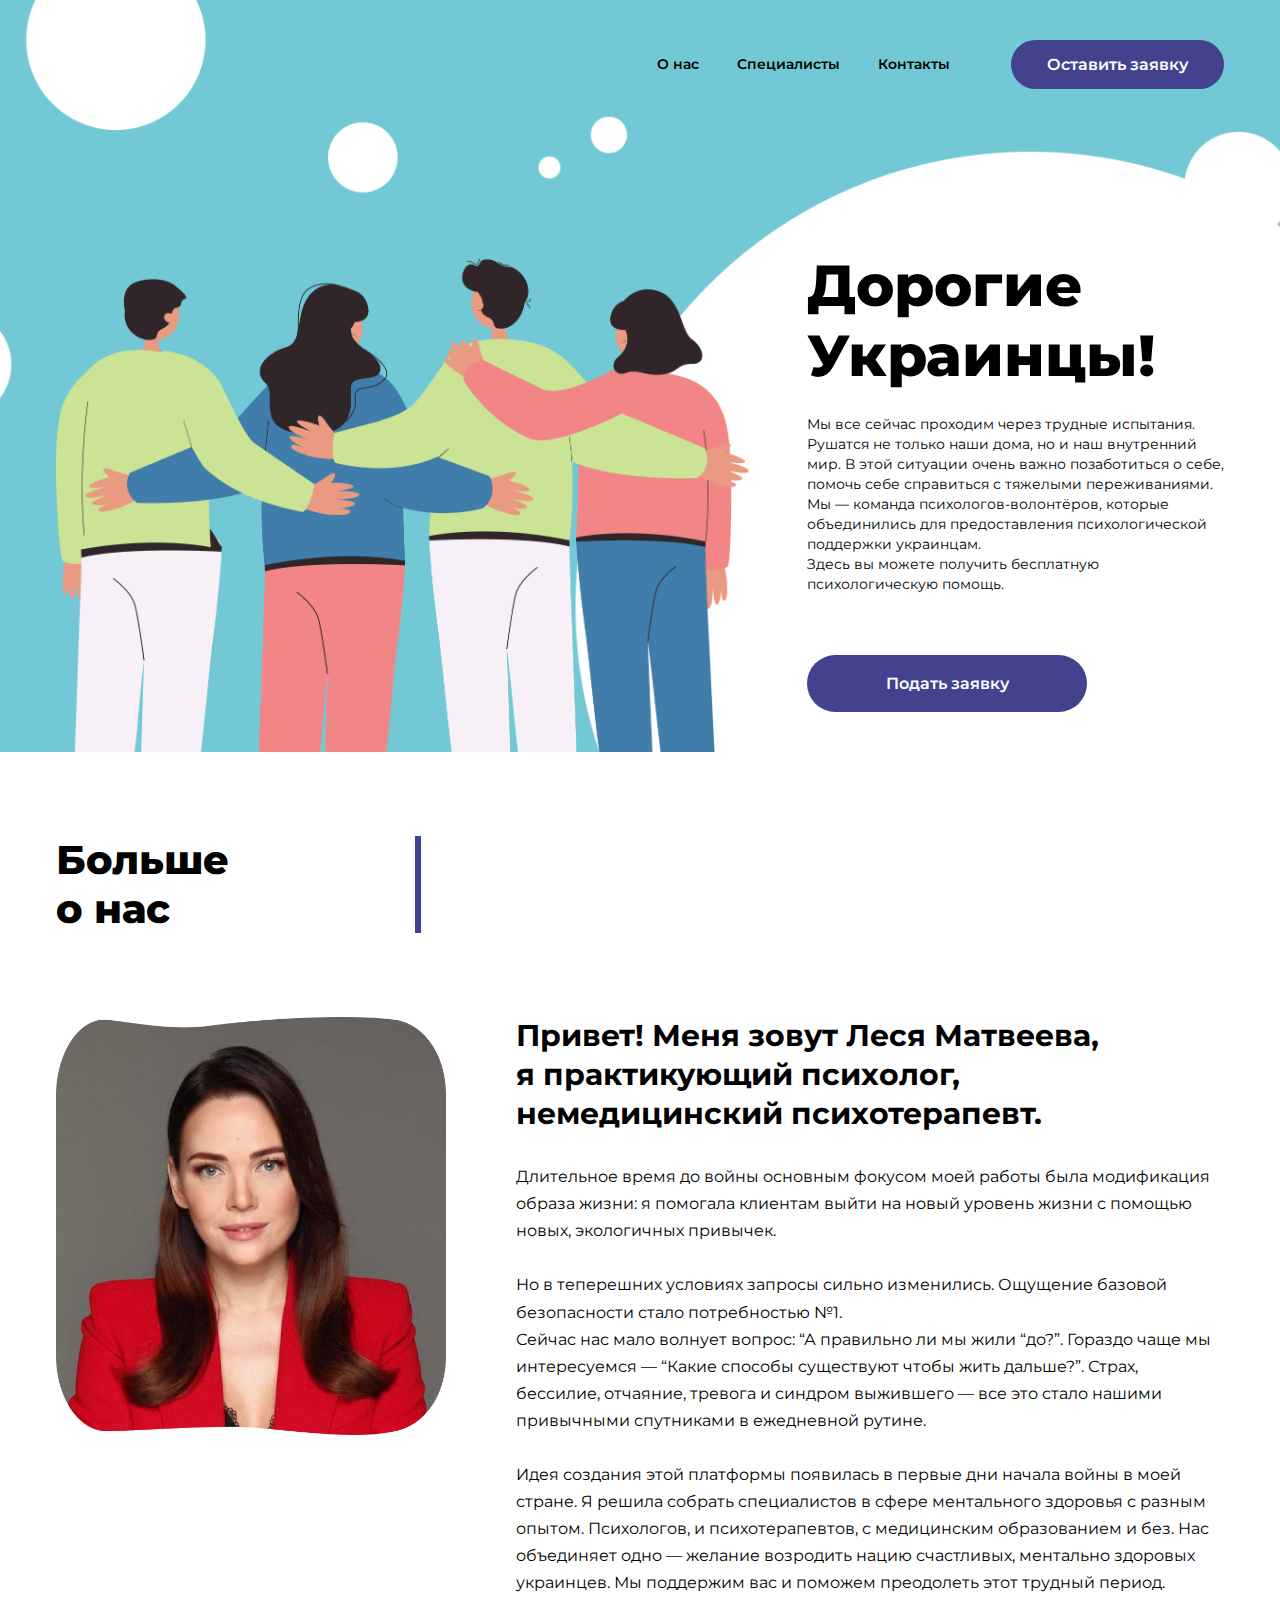
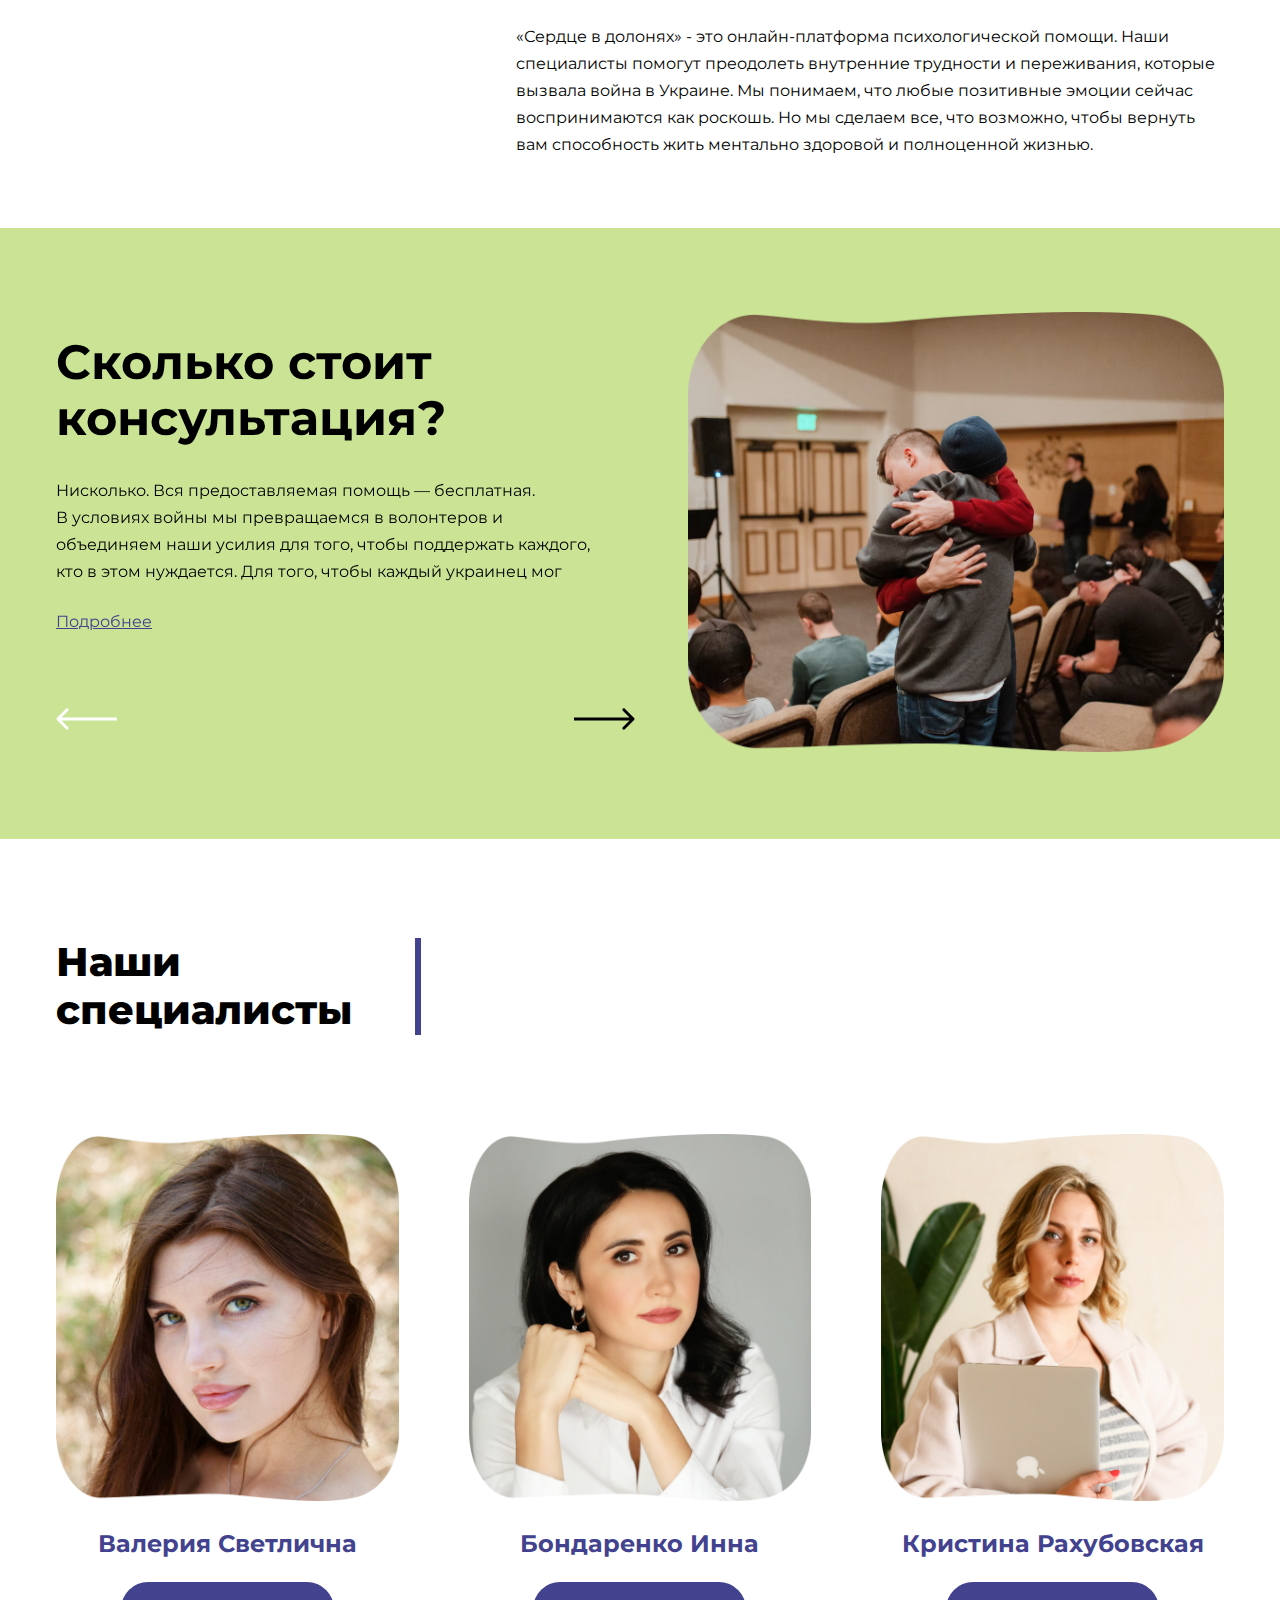
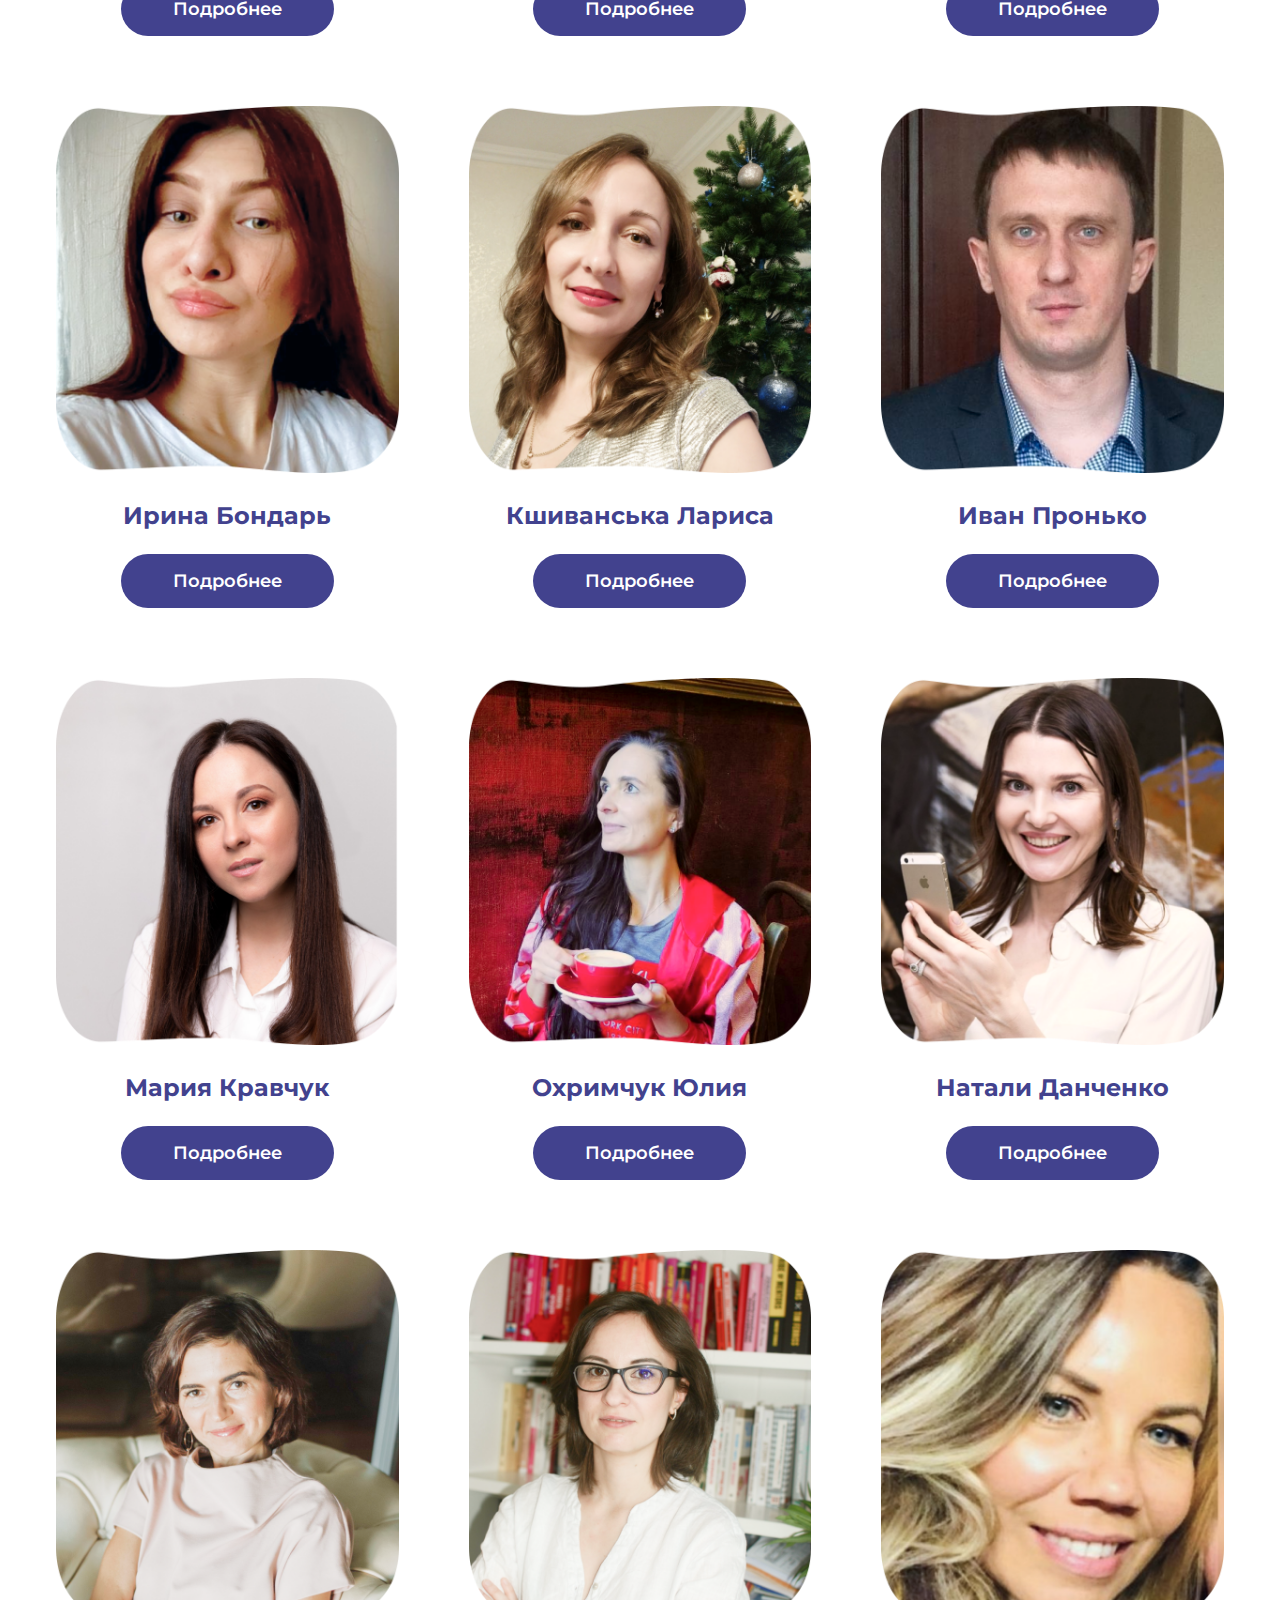
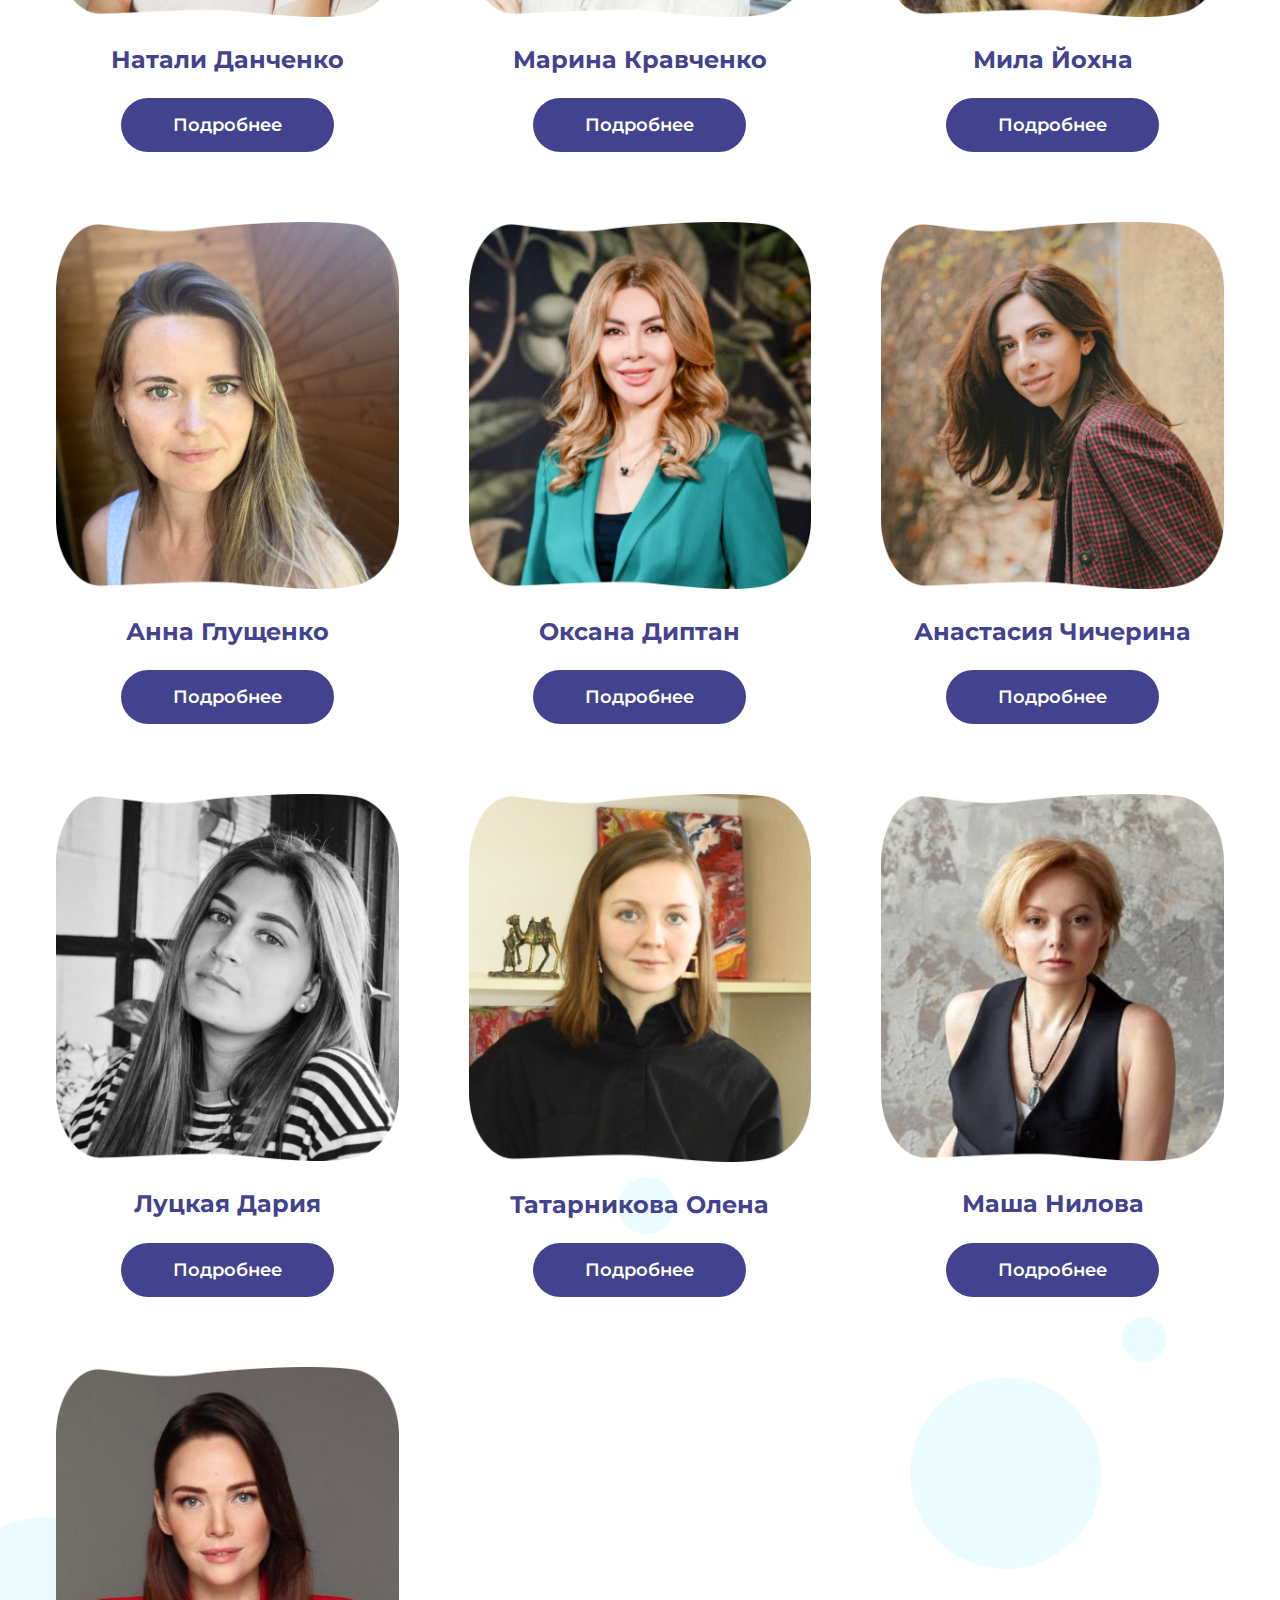
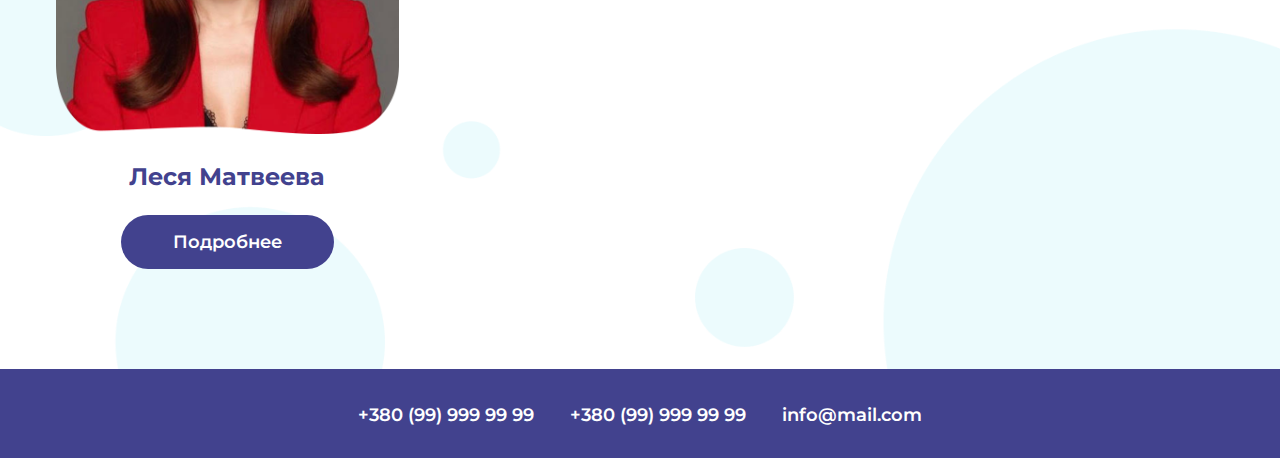
<file: index.html>
<!DOCTYPE html>
<html lang="en">
<head>
  <meta charset="UTF-8">
  <meta http-equiv="X-UA-Compatible" content="IE=edge">
  <meta name="viewport" content="width=device-width, initial-scale=1.0">
  <link rel="stylesheet" href="https://unpkg.com/swiper/swiper-bundle.min.css"/>
  <link rel="stylesheet" href="css/style.css">
  <title>Ullamcorper</title>
</head>
<body>
  <section class="hero">
      
      <div class="header">
        <div class="container">
          <div class="header__content">
            <nav class="header__nav">
              <a href="#about-us" class="menu-item">О нас</a>
              <a href="#specialists" class="menu-item">Специалисты</a>
              <a href="#" class="menu-item">Контакты</a>
              <a href="/form.html" class="header__btn btn">Оставить заявку</a>
            </nav>
            <div class="header__burger">
              <span></span>
              <span></span>
              <span></span>
            </div>
          </div>
          </div>
      </div>


      <div class="hero__wrapper">
        <div class="container">
          <div class="hero__content">
            <img class="hero__content-img" src="img/people.png" alt="people">
            <div class="hero__content-text">
              <h1 class="hero__main-title">Дорогие Украинцы!</h1>
              <p class="hero__main-subtitle">Мы все сейчас проходим через трудные испытания. Рушатся не только наши дома, но и наш внутренний мир. В этой ситуации очень важно позаботиться о себе, помочь себе справиться с тяжелыми переживаниями.<br>
                Мы — команда психологов-волонтёров, которые объединились для предоставления психологической поддержки украинцам.<br>
                Здесь вы можете получить бесплатную психологическую помощь.</p>
              <a href="/form.html" class="hero__btn btn">Подать заявку</a>
            </div>
          </div>
        </div>
      </div>
    </div>
  </section>

  <section class="about-us" id="about-us">
    <div class="container">
      <div class="about-us__top">
        <h2 class="about-us__title">Больше<br> о нас</h2>
      </div>
      <div class="about-us__content">
        <img src="img/logo19.png" alt="ava" class="about-us__ava">
        <div class="about-us__text">
          <h3 class="about-us__text-title">Привет! Меня зовут Леся Матвеева,<br>
            я практикующий психолог, немедицинский психотерапевт.
          </h3>
          <p class="about-us__text-text">
            Длительное время до войны основным фокусом моей работы была модификация образа жизни: я помогала клиентам выйти на новый уровень жизни с помощью новых, экологичных привычек.  
            <br><br>
            Но в теперешних условиях запросы сильно изменились. Ощущение базовой безопасности стало потребностью №1. <br>
            Сейчас нас мало волнует вопрос: “А правильно ли мы жили “до?”. Гораздо чаще мы интересуемся — “Какие способы существуют чтобы жить дальше?”. Страх, бессилие, отчаяние, тревога и синдром выжившего — все это стало нашими привычными спутниками в ежедневной рутине.  
            <br><br>
            Идея создания этой платформы появилась в первые дни начала войны в моей стране. Я решила собрать специалистов в сфере ментального здоровья с разным опытом. Психологов, и психотерапевтов, с медицинским образованием и без. Нас объединяет одно — желание возродить нацию счастливых, ментально здоровых украинцев. Мы поддержим вас и поможем преодолеть этот трудный период.  
            <br><br>
            «Сердце в долонях» - это онлайн-платформа психологической помощи. Наши специалисты помогут преодолеть внутренние трудности и переживания, которые вызвала война в Украине. Мы понимаем, что любые позитивные эмоции сейчас воспринимаются как роскошь. Но мы сделаем все, что возможно, чтобы вернуть вам способность жить ментально здоровой и полноценной жизнью. 
          </p>
        </div>
      </div>
    </div>
  </section>

  <section class="activity">
    <div class="container">
      <!-- <div class="activity__top">
        <h2 class="activity__title">Наши активности</h2>
      </div> -->
      <div class="activity__content">

        <div class="activity__swiper swiper">
          <div class="swiper-wrapper">
            <div class="swiper-slide">
              <div class="activity__text">
                <h2 class="main-title">Сколько стоит консультация?</h2>
                <p class="main-subtitle">Нисколько. Вся предоставляемая помощь — бесплатная. <br>
                  В условиях войны мы превращаемся в волонтеров и объединяем наши усилия для того, чтобы поддержать каждого, кто в этом нуждается. Для того, чтобы каждый украинец мог сохранить в себе понимание «нормальной жизни» и был способен отстроить ее в любых обстоятельствах после.  
                </p>
              </div>
              <a class="details">Подробнее</a>
            </div>
            <div class="swiper-slide">
              <div class="activity__text">
                <h2 class="main-title">Как проходит отбор специалистов?</h2>
                <p class="main-subtitle">Я лично отбираю каждого специалиста, появляющегося на платформе.  
                  Обязательное условие — наличие психологического образования и минимальной практики. Все коллеги — разного уровня подготовки, но не беспокойтесь: у каждого из них достаточно компетенций для того, чтобы помочь вам на профессиональном уровне.  
                  <br>
                  Качество работы для нас в приоритете, поэтому мы организовали группу взаимоподдержки, где старшие специалисты обучают и поддерживают младших и ведут мониторинг их деятельности.
                  </p>
              </div>
              <a class="details">Подробнее</a>
            </div>
            <div class="swiper-slide">
              <div class="activity__text">
                <h2 class="main-title">Наши планы на будущее?</h2>
                <p class="main-subtitle">В ближайшее время мы планируем проводить групповые занятия и мастер-классы по кризисной поддержке и программы обучения для тех, кому это необходимо (полицейские, бойцы, врачи и т.д.). Поэтому следите за обновлениями. Во имя ментального здоровия нации мы готовим для вас много полезного.
                  <br>
                  Добро пожаловать!
                </p>
          
              </div>
              <a class="details">Подробнее</a>
            </div>
          </div>
          <div class="arrow-wrapper">
            <div class="swiper-button-next">
              <svg width="63" height="24" viewBox="0 0 63 24" fill="none" xmlns="http://www.w3.org/2000/svg">
                <path d="M62.0607 13.0607C62.6464 12.4749 62.6464 11.5251 62.0607 10.9393L52.5147 1.3934C51.9289 0.807611 50.9792 0.807611 50.3934 1.3934C49.8076 1.97919 49.8076 2.92893 50.3934 3.51472L58.8787 12L50.3934 20.4853C49.8076 21.0711 49.8076 22.0208 50.3934 22.6066C50.9792 23.1924 51.9289 23.1924 52.5147 22.6066L62.0607 13.0607ZM0 13.5H61V10.5H0V13.5Z" fill="black"/>
              </svg>
            </div>
            <div class="swiper-button-prev">
              <svg width="63" height="24" viewBox="0 0 63 24" fill="none" xmlns="http://www.w3.org/2000/svg">
                <path d="M0.939339 13.0607C0.353554 12.4749 0.353554 11.5251 0.939339 10.9393L10.4853 1.3934C11.0711 0.807611 12.0208 0.807611 12.6066 1.3934C13.1924 1.97919 13.1924 2.92893 12.6066 3.51472L4.12132 12L12.6066 20.4853C13.1924 21.0711 13.1924 22.0208 12.6066 22.6066C12.0208 23.1924 11.0711 23.1924 10.4853 22.6066L0.939339 13.0607ZM63 13.5H2V10.5H63V13.5Z" fill="black"/>
              </svg>
            </div>
          </div>
        </div>

        <img src="img/activity-banner.png" alt="banner" class="activity__banner">
      </div>
    </div>
  </section>

  <section class="specialists" id="specialists">
    <div class="container">
      <div class="specialists__top">
        <h2 class="specialists__title">Наши специалисты</h2>
      </div>
      <div class="specialists__content">
        <div class="specialists__item">
          <img src="img/logo1.png" alt="ava" class="specialists__ava">
          <div class="specialists__name">Валерия Светлична</div>
          <div class="additional">
            <p class="profession">Студент-психолог, начинающий гештальт терапевт<br>г. Киев</p>
            <p class="experience">Опыт работы: 1 год</p>
            <svg class="arrow" width="21" height="13" viewBox="0 0 21 13" fill="none" xmlns="http://www.w3.org/2000/svg">
              <path d="M18.7603 11.1919L10.5 2.93162L2.23971 11.1919" stroke="#42428E" stroke-width="2.75342" stroke-linecap="round"/>
            </svg>
            <a href="/form.html" class="button btn" data-modal="1">Оставить заявку</a>
          </div>
          <a href="#" class="specialists__btn btn more-details" data-modal="1">Подробнее</a>
        </div>
        <div class="specialists__item">
          <img src="img/logo2.png" alt="ava" class="specialists__ava">
          <div class="specialists__name">Бондаренко Инна</div>
          <div class="additional">
            <p class="profession">Психолог, гештальт, терапевт</p>
            <p class="experience">Опыт работы: 1 год</p>
            <h3 class="title">Образование:</h3>
            <p class="text">КНТЕУ ( психология, магистр 2022, заканчивает обучение)         
              <br><br>
              Украинский гештальт институт - вторая ступень обучения (член ВСППГП)
            </p>
            <svg class="arrow" width="21" height="13" viewBox="0 0 21 13" fill="none" xmlns="http://www.w3.org/2000/svg">
              <path d="M18.7603 11.1919L10.5 2.93162L2.23971 11.1919" stroke="#42428E" stroke-width="2.75342" stroke-linecap="round"/>
            </svg>
            <a href="/form.html" class="button btn" data-modal="1">Оставить заявку</a>
          </div>
          <a href="#" class="specialists__btn btn more-details" data-modal="2">Подробнее</a>
        </div>
        <div class="specialists__item">
          <img src="img/logo3.png" alt="ava" class="specialists__ava">
          <div class="specialists__name">Кристина Рахубовская</div>
          <div class="additional">
            <p class="profession">Психолог, психоаналитик</p>
            <p class="experience">Опыт работы: 11 лет</p>
            <h3 class="title">Образование:</h3>
            <p class="text">2011 - Киевский национальный университет имени Тараса Шевченко, факультет психологии - магистр психологии (специализация "Клиническая психология") 
              <br><br>
              2017 - Восточно-Европейский институт психоанализа, дополнительное образование по направлению "Психоанализ" (Санкт-Петербург, Россия) 
            </p>
            <h3 class="title">Дополнительная подготовка:</h3>
            <p class="text">2010-2014 - Обучающая программа по клиент-центрированной психотерапии (Мастер-школа клиент-центрированной психотерапии, Харьков) 
              <br><br>
              2011 - Тематический семинар Ирины Коломиец по гештальт-терапии "Мужско-женские отношения. Сексология в перспективе клинической гештальт-терапии" (Интегративный Институт Гештальттренинга, Санкт-Петербург)  
              <br><br>
              2011 - Тематический семинар Солвиты Вектере по гештальт-терапии «Работа с парами в гештальт-терапии» (Рижский Гештальт Институт, Рига, Латвия) 
              <br><br>
              2012 - Тематический семинар Ирины Коломиец по гештальт-терапии «Мужское и Женское в жизни, отношениях и символах» (Интегративный Институт Гештальттренинга, Санкт-Петербург) 
              <br><br>
              2012 - Семинар Нэнси МакВильямс по психоанализу «Психоаналитическая диагностика» 
              <br><br>
              2012 - Цикл авторских семинаров Марии Машовец по психоанализу (Восточно-Европейский Институт Психоанализа, Санкт-Петербург) 
              <br><br>
              2012 - Семинар по психопатологии Николь Акнэн (Университет имени Зигмунда Фрейда, Париж, Франция) 
              <br><br>
              2015 - Семинар Отто Кернберга по психоанализу "Тяжелые личностные расстройства"  
              <br><br>
              2018 - Курс повышения квалификации "Психическая травма. Психоаналитический подход" (автор М.Д. Машовец, Восточно-Европейский Институт Психоанализа, Санкт-Петербург)
            </p>
            <svg class="arrow" width="21" height="13" viewBox="0 0 21 13" fill="none" xmlns="http://www.w3.org/2000/svg">
              <path d="M18.7603 11.1919L10.5 2.93162L2.23971 11.1919" stroke="#42428E" stroke-width="2.75342" stroke-linecap="round"/>
            </svg>
            <a href="/form.html" class="button btn" data-modal="1">Оставить заявку</a>
          </div>
          <a href="#" class="specialists__btn btn more-details" data-modal="3">Подробнее</a>
        </div>
        <div class="specialists__item">
          <img src="img/logo4.png" alt="ava" class="specialists__ava">
          <div class="specialists__name">Ирина Бондарь</div>
          <div class="additional">
            <p class="profession">Медицинский психолог/Клинический психолог<br> г. Черкассы</p>
            <p class="experience">Опыт работы: 2 года</p>
            <h3 class="title">Образование:</h3>
            <p class="text">Черкасский Национальный Университет. 053 Психология. 2022 г.</p>
            <h3 class="title">Дополнительная подготовка:</h3>
            <p class="text">Аспо (Активное Социально-Психологическое Обучение) 2021г.</p>
            <svg class="arrow" width="21" height="13" viewBox="0 0 21 13" fill="none" xmlns="http://www.w3.org/2000/svg">
              <path d="M18.7603 11.1919L10.5 2.93162L2.23971 11.1919" stroke="#42428E" stroke-width="2.75342" stroke-linecap="round"/>
            </svg>
            <a href="/form.html" class="button btn" data-modal="1">Оставить заявку</a>
          </div>
          <a href="#" class="specialists__btn btn more-details" data-modal="4">Подробнее</a>
        </div>
        <div class="specialists__item">
          <img src="img/logo5.png" alt="ava" class="specialists__ava">
          <div class="specialists__name">Кшиванська Лариса</div>
          <div class="additional">
            <p class="profession">Практический психолог Инклюзивно-ресурсного центра, детский психолог.<br>г Гданьск, Польша.</p>
            <p class="experience">Опыт работы: 1 год</p>
            <h3 class="title">Образование:</h3>
            <p class="text">Уманский государственный педагогический университет имени Павла Тычини</p>
            <svg class="arrow" width="21" height="13" viewBox="0 0 21 13" fill="none" xmlns="http://www.w3.org/2000/svg">
              <path d="M18.7603 11.1919L10.5 2.93162L2.23971 11.1919" stroke="#42428E" stroke-width="2.75342" stroke-linecap="round"/>
            </svg>
            <a href="/form.html" class="button btn" data-modal="1">Оставить заявку</a>
          </div>
          <a href="#" class="specialists__btn btn more-details" data-modal="5">Подробнее</a>
        </div>
        <div class="specialists__item">
          <img src="img/logo6.png" alt="ava" class="specialists__ava">
          <div class="specialists__name">Иван Пронько</div>
          <div class="additional">
            <p class="profession">Психолог, психоаналитик<br>г. Черновцы</p>
            <p class="experience">Опыт работы:</p>
            <h3 class="title">Образование:</h3>
            <p class="text">Луганский государственный медицинский университет (2008)</p>
            <h3 class="title">Дополнительная подготовка:</h3>
            <p class="text">Участие в конференциях Группы Фрейдового Поля - Украина</p>
            <svg class="arrow" width="21" height="13" viewBox="0 0 21 13" fill="none" xmlns="http://www.w3.org/2000/svg">
              <path d="M18.7603 11.1919L10.5 2.93162L2.23971 11.1919" stroke="#42428E" stroke-width="2.75342" stroke-linecap="round"/>
            </svg>
            <a href="/form.html" class="button btn" data-modal="1">Оставить заявку</a>
          </div>
          <a href="#" class="specialists__btn btn more-details" data-modal="6">Подробнее</a>
        </div>
        <div class="specialists__item">
          <img src="img/logo7.png" alt="ava" class="specialists__ava">
          <div class="specialists__name">Мария Кравчук</div>
          <div class="additional">
            <p class="profession">Практикующий психолог, гештальт и КПТ терапевт 
              индивидуальное консультирование, групповое, семейная терапия<br>г. Ивано-Франковск</p>
            <p class="experience">Опыт работы: 5 лет</p>
            <h3 class="title">Образование:</h3>
            <p class="text">Национальный университет им. Каразина (г. Харьков)</p>
            <svg class="arrow" width="21" height="13" viewBox="0 0 21 13" fill="none" xmlns="http://www.w3.org/2000/svg">
              <path d="M18.7603 11.1919L10.5 2.93162L2.23971 11.1919" stroke="#42428E" stroke-width="2.75342" stroke-linecap="round"/>
            </svg>
            <a href="/form.html" class="button btn" data-modal="1">Оставить заявку</a>
          </div>
          <a href="#" class="specialists__btn btn more-details" data-modal="7">Подробнее</a>
        </div>
        <div class="specialists__item">
          <img src="img/logo8.png" alt="ava" class="specialists__ava">
          <div class="specialists__name">Охримчук Юлия</div>
          <div class="additional">
            <p class="profession">Врач-психотерапевт<br>Юнгианский аналитик 
              Индивидуальное, парное (семейное), групповое консультирование<br>г. Киев</p>
            <p class="experience">Опыт работы: 12 лет</p>
            <h3 class="title">Образование:</h3>
            <p class="text">Национальный медицинский университет им.А.А.Богомольца, 2001</p>
            <h3 class="title">Дополнительная подготовка:</h3>
            <p class="text">
              Бодинамика, базовый курс 
              <br><br>
              курс по работе с травмой и ПТРС 
              <br><br>
              Брейнспоттинг Арт-терапия 
              <br><br>
              Гештальт-терапевт (МГИ) 
              <br><br>
              Системная семейная терапия
            </p>
            <svg class="arrow" width="21" height="13" viewBox="0 0 21 13" fill="none" xmlns="http://www.w3.org/2000/svg">
              <path d="M18.7603 11.1919L10.5 2.93162L2.23971 11.1919" stroke="#42428E" stroke-width="2.75342" stroke-linecap="round"/>
            </svg>
            <a href="/form.html" class="button btn" data-modal="1">Оставить заявку</a>
          </div>
          <a href="#" class="specialists__btn btn more-details" data-modal="8">Подробнее</a>
        </div>
        <div class="specialists__item">
          <img src="img/logo9.png" alt="ava" class="specialists__ava">
          <div class="specialists__name">Натали Данченко</div>
          <div class="additional">
            <p class="profession">Психолог, арт-терапевт 
              Индивидуальная, семейная терапия, работа с детьми <br>г. Киев 
              </p>
            <p class="experience">Опыт работы: 10 лет</p>
            <h3 class="title">Образование:</h3>
            <p class="text">2013г - квалификация Психолог, специальность «Психология», МАУП.
              <br><br>
              2000г - Магистр делового администрирования, факультет «Финансы», Киевский Национальный Экономический Университет. 
            </p>
            <h3 class="title">Дополнительная подготовка:</h3>
            <p class="text">Профессиональная супервизия в области арт-терапии” в Восточноукраинской ассоциации арт-терапии; 
              <br><br>
              “Диагностика в работе детского психолога” в Киевском тренинговом центре Я  
              <br><br>
              “New York Teacher’s State of Mind” в America House; 
              <br><br>
              Основной курс тренинга в “Решения и Перспективы”  
              <br><br>
              “Жизнь после боли: потери, кризисы, разрывы и травмы” в Всеукраинской Тренинговой компании Основа;  
              <br><br>
              “Диагностика и коррекция зависимостей методами Арт-терапии” в Всеукраинской Тренинговой компании Основа;  
              <br><br>
              “Арт-терапия в работе с особенными детьми” в Всеукраинской Тренинговой компании Основа; Школа Здоровья Вячеслава и Елены Смирновых;
            </p>
            <svg class="arrow" width="21" height="13" viewBox="0 0 21 13" fill="none" xmlns="http://www.w3.org/2000/svg">
              <path d="M18.7603 11.1919L10.5 2.93162L2.23971 11.1919" stroke="#42428E" stroke-width="2.75342" stroke-linecap="round"/>
            </svg>
            <a href="/form.html" class="button btn" data-modal="1">Оставить заявку</a>
          </div>
          <a href="#" class="specialists__btn btn more-details" data-modal="9">Подробнее</a>
        </div>
        <div class="specialists__item">
          <img src="img/logo10.png" alt="ava" class="specialists__ava">
          <div class="specialists__name">Натали Данченко</div>
          <div class="additional">
            <p class="profession">Психоаналитик/психотерапевт<br>г. Киев</p>
            <p class="experience">Опыт работы: 12 лет</p>
            <h3 class="title">Образование:</h3>
            <p class="text">КНЭУ 1987
              <br><br>
              Международный Институт Глубинной Психологии (МИГП) 2009
            </p>
            <h3 class="title">Дополнительная подготовка:</h3>
            <p class="text">Детский психоанализ 
              <br><br>
              Организация и оказание помощи в стрессогенных и кризисных ситуациях
            </p>
            <svg class="arrow" width="21" height="13" viewBox="0 0 21 13" fill="none" xmlns="http://www.w3.org/2000/svg">
              <path d="M18.7603 11.1919L10.5 2.93162L2.23971 11.1919" stroke="#42428E" stroke-width="2.75342" stroke-linecap="round"/>
            </svg>
            <a href="/form.html" class="button btn" data-modal="1">Оставить заявку</a>
          </div>
          <a href="#" class="specialists__btn btn more-details" data-modal="10">Подробнее</a>
        </div>
        <div class="specialists__item">
          <img src="img/logo11.png" alt="ava" class="specialists__ava">
          <div class="specialists__name">Mарина Кравченко</div>
          <div class="additional">
            <p class="profession">ППсихолог, гештальт и КПТ терапевт 
              индивидуальное консультирование, семейная терапия<br>
              Sneek, Netherlands 
              </p>
            <p class="experience">Опыт работы: 12 лет</p>
            <h3 class="title">Образование:</h3>
            <p class="text">КНУ им Тараса Шевченка, 2010</p>
            <h3 class="title">Дополнительная подготовка:</h3>
            <p class="text">МИГИП -2010
              <br><br>
              CBT + NLP ( Kain Ramsay course) - 2020
            </p>
            <svg class="arrow" width="21" height="13" viewBox="0 0 21 13" fill="none" xmlns="http://www.w3.org/2000/svg">
              <path d="M18.7603 11.1919L10.5 2.93162L2.23971 11.1919" stroke="#42428E" stroke-width="2.75342" stroke-linecap="round"/>
            </svg>
            <a href="/form.html" class="button btn" data-modal="1">Оставить заявку</a>
          </div>
          <a href="#" class="specialists__btn btn more-details" data-modal="11">Подробнее</a>
        </div>
        <div class="specialists__item">
          <img src="img/logo12.png" alt="ava" class="specialists__ava">
          <div class="specialists__name">Мила Йохна</div>
          <div class="additional">
            <p class="profession">Психолог, гештальт терапевт (в процессе подготовки) 
              Индивидуальное и групповое консультирование<br>г. Римини (Италия)
            </p>
            <p class="experience">Опыт работы: 3 года</p>
            <h3 class="title">Образование:</h3>
            <p class="text">1999 Черкасский университет, специальность «практический психолог в образовательных учреждениях» 
              <br><br>
              1997 Уманский пед. институт, специальность «преподаватель дошкольной педагогики и психологии» 
            </p>
            <h3 class="title">Дополнительная подготовка:</h3>
            <p class="text">Специализация Гештальт терапия Istituto di Gestalt H.C.C. Italy 3йгод из 4х Milano ( с 2020 - в настоящее время) 
              <br><br>
              2020-2021 Украинский институт практической психологии и системных расстановок 
              <br><br>
              2021 МГИ «Семейное консультирование» 2020 МГИ «АРТ- терапия в психологическом консультировании»
            </p>
            <svg class="arrow" width="21" height="13" viewBox="0 0 21 13" fill="none" xmlns="http://www.w3.org/2000/svg">
              <path d="M18.7603 11.1919L10.5 2.93162L2.23971 11.1919" stroke="#42428E" stroke-width="2.75342" stroke-linecap="round"/>
            </svg>
            <a href="/form.html" class="button btn" data-modal="1">Оставить заявку</a>
          </div>
          <a href="#" class="specialists__btn btn more-details" data-modal="12">Подробнее</a>
        </div>
        <div class="specialists__item">
          <img src="img/logo13.png" alt="ava" class="specialists__ava">
          <div class="specialists__name">Анна Глущенко</div>
          <div class="additional">
            <p class="profession">Психолог, транзактный аналитик 
              Индивидуальное консультирование, групповая работы с младшими школьниками 
              Учредитель частного детского сада Долоньки в Киеве с 2015 года <br>Кагарлык, Киевская обл. 
              </p>
            <p class="experience">Опыт работы: 6 лет</p>
            <h3 class="title">Образование:</h3>
            <p class="text">КНУ им. Т. Г. Шевченко 2011</p>
            <h3 class="title">Дополнительная подготовка:</h3>
            <p class="text">Транзактный анализ, психотерапия 202 курс 2015-2020  
              <br><br>
              Перинатальная психология 2006-2009
            </p>
            <svg class="arrow" width="21" height="13" viewBox="0 0 21 13" fill="none" xmlns="http://www.w3.org/2000/svg">
              <path d="M18.7603 11.1919L10.5 2.93162L2.23971 11.1919" stroke="#42428E" stroke-width="2.75342" stroke-linecap="round"/>
            </svg>
            <a href="/form.html" class="button btn" data-modal="1">Оставить заявку</a>
          </div>
          <a href="#" class="specialists__btn btn more-details" data-modal="13">Подробнее</a>
        </div>
        <div class="specialists__item">
          <img src="img/logo14.png" alt="ava" class="specialists__ava">
          <div class="specialists__name">Оксана Диптан</div>
          <div class="additional">
            <p class="profession">Психолог, гештальт терапевт 
              Индивидуальная, парная терапия <br>г. Киев
            </p>
            <p class="experience">Опыт работы: более 10 лет</p>
            <h3 class="title">Образование:</h3>
            <p class="text">2007- 2013г. Киевский Гештальт Университет</p>
            <h3 class="title">Дополнительная подготовка:</h3>
            <p class="text">2013 г. — Киевский Гештальт Университет “Сказкотерапия в гештальт-подходе”, 240 часов / из них 94 тренинговых 
              <br><br>
              2015 г. — Киевский Гештальт Университет, профессиональная подготовка по работе с темами сексуальности в гештальт подходе 
              <br><br>
              2017 г. — TTI Success Insights - Сertified Professional Behaviors Analyst (CPBA), Сertified Professional Motivators Analyst (CPMA) 
              <br><br>
              2018 г. — Киевский Гештальт Университет, профессиональная подготовка по работе с парами и семьями в гештальт подходе, 180 часов 
              <br><br>
              2019 г. — International Academy of Profiling and Personology, profiler 
              <br><br>
              2019 г. — Курс Александра Герасимова “Манипулятор”, (Турция / Кемер), 42 часа 
              <br><br>
              2019 г. — Sigmund Freud University (SFU), Winter School 2019, “Psychotherapy and psychoanalysis — Diagnosis and treatment of ICD10 spectrum disorders” 
              <br><br>
              2021 г. — Sigmund Freud Privatuniversität (Vienna), postgraduate seminar in psychotherapy “Depression, Bipolar Disorder, Schizophrenia and other Pre-Oedipal Disorders”, 20 часов 
              <br><br>
              2021 г. — Sigmund Freud Privatuniversität (Vienna), postgraduate seminar in psychotherapy “Love & Abuse in Clinical Context”, 25 часов 
              <br><br>
              2013 г. — Киевский Гештальт Университет “Сказкотерапия в гештальт-подходе”, 240 часов / из них 94 тренинговых 
              <br><br>
              2015 г. — Киевский Гештальт Университет, профессиональная подготовка по работе с темами сексуальности в гештальт подходе 
              <br><br>
              2017 г. — TTI Success Insights - Сertified Professional Behaviors Analyst (CPBA), Сertified Professional Motivators Analyst (CPMA) 
              <br><br>
              2018 г. — Киевский Гештальт Университет, профессиональная подготовка по работе с парами и семьями в гештальт подходе, 180 часов 
              <br><br>
              2019 г. — International Academy of Profiling and Personology, profiler 
              <br><br>
              2019 г. — Курс Александра Герасимова “Манипулятор”, (Турция / Кемер), 42 часа 
              <br><br>
              2019 г. — Sigmund Freud University (SFU), Winter School 2019, “Psychotherapy and psychoanalysis — Diagnosis and treatment of ICD10 spectrum disorders” 
              <br><br>
              2021 г. — Sigmund Freud Privatuniversität (Vienna), postgraduate seminar in psychotherapy “Depression, Bipolar Disorder, Schizophrenia and other Pre-Oedipal Disorders”, 20 часов
            </p>
            <svg class="arrow" width="21" height="13" viewBox="0 0 21 13" fill="none" xmlns="http://www.w3.org/2000/svg">
              <path d="M18.7603 11.1919L10.5 2.93162L2.23971 11.1919" stroke="#42428E" stroke-width="2.75342" stroke-linecap="round"/>
            </svg>
            <a href="/form.html" class="button btn" data-modal="1">Оставить заявку</a>
          </div>
          <a href="#" class="specialists__btn btn more-details" data-modal="14">Подробнее</a>
        </div>
        <div class="specialists__item">
          <img src="img/logo15.png" alt="ava" class="specialists__ava">
          <div class="specialists__name">Анастасия Чичерина</div>
          <div class="additional">
            <p class="profession">Психолог, гештальт-терапевт 
              Индивидуальное консультирование , групповая терапия <br>г. Запорожье 
            </p>
            <p class="experience">Опыт работы: 8 лет</p>
            <h3 class="title">Образование:</h3>
            <p class="text">09.2008 – 06.2013 Запорожский национальный технический университет, гуманитарно-правовой факультет, специальность психология, квалификационный уровень – магистр</p>
            <h3 class="title">Дополнительная подготовка:</h3>
            <p class="text">04.2010 - 09.2014 КГУ (Киевский Гештальт Университет), сертифицированный гештальт-терапевт 
              <br><br>
              10.2014 - 06.2016 КГУ Программа специализированной подготовки «Гештальт-подход в работе с группами»  
              <br><br>
              03.2019 - 06.2019 – Школа осознанного развития «Ра-свет»
              <br><br>
              Сертификационная программа обучения коучингу 2021 г. - Психосоматика Psy2.0, Школа психосоматики О. Величко
            </p>
            <svg class="arrow" width="21" height="13" viewBox="0 0 21 13" fill="none" xmlns="http://www.w3.org/2000/svg">
              <path d="M18.7603 11.1919L10.5 2.93162L2.23971 11.1919" stroke="#42428E" stroke-width="2.75342" stroke-linecap="round"/>
            </svg>
            <a href="/form.html" class="button btn" data-modal="1">Оставить заявку</a>
          </div>
          <a href="#" class="specialists__btn btn more-details" data-modal="15">Подробнее</a>
        </div>
        <div class="specialists__item">
          <img src="img/logo16.png" alt="ava" class="specialists__ava">
          <div class="specialists__name">Луцкая Дария</div>
          <div class="additional">
            <p class="profession">Психолог, гештальт-терапевт 
              Индивидуальное консультирование и групповая терапия<br>г. Гайворон  
            </p>
            <p class="experience">Опыт работы: 2 года</p>
            <h3 class="title">Образование:</h3>
            <p class="text">Южно-украинский Национальный Педагогический Университет им.Ушинского. 2021 год </p>
            <h3 class="title">Дополнительная подготовка:</h3>
            <p class="text">Окончила 1ю ступень Гешталь Инститита, обучаюсь на второй ступени.  
              <br><br>
              Прохожу специализацию «Кризисы и Травмы», нахожусь в личной терапии с 2015 года
              <br><br>
              Нахожусь под супервизией (личной и групповой)  
              <br><br>
              Интенсив «Одесея Гештальта 2021»
            </p>
            <svg class="arrow" width="21" height="13" viewBox="0 0 21 13" fill="none" xmlns="http://www.w3.org/2000/svg">
              <path d="M18.7603 11.1919L10.5 2.93162L2.23971 11.1919" stroke="#42428E" stroke-width="2.75342" stroke-linecap="round"/>
            </svg>
            <a href="/form.html" class="button btn" data-modal="1">Оставить заявку</a>
          </div>
          <a href="#" class="specialists__btn btn more-details" data-modal="16">Подробнее</a>
        </div>
        <div class="specialists__item">
          <img src="img/logo17.png" alt="ava" class="specialists__ava">
          <div class="specialists__name">Татарникова Олена</div>
          <div class="additional">
            <p class="profession">Психолог, психоаналитик 
              Индивидуальная психотерапия <br>г. Кемер</p>
            <p class="experience">Опыт работы: 5 лет</p>
            <h3 class="title">Образование:</h3>
            <p class="text">Днепропетровский национальный университет имени Олеся Гончара. Специалист. 2016 год</p>
            <h3 class="title">Дополнительная подготовка:</h3>
            <p class="text">Обучение в теоретико-супервази ферму проекта в Украинськой ассоциации психоаналитических психотерапевтов </p>
            <svg class="arrow" width="21" height="13" viewBox="0 0 21 13" fill="none" xmlns="http://www.w3.org/2000/svg">
              <path d="M18.7603 11.1919L10.5 2.93162L2.23971 11.1919" stroke="#42428E" stroke-width="2.75342" stroke-linecap="round"/>
            </svg>
            <a href="/form.html" class="button btn" data-modal="1">Оставить заявку</a>
          </div>
          <a href="#" class="specialists__btn btn more-details" data-modal="17">Подробнее</a>
        </div>
        <div class="specialists__item">
          <img src="img/logo18.png" alt="ava" class="specialists__ava">
          <div class="specialists__name">Маша Нилова</div>
          <div class="additional">
            <p class="profession">Психолог, Life coach, консультант по коррекции веса и психологии пищевого поведения</p>
            <p class="experience">Опыт работы: 7 лет</p>
            <h3 class="title">Образование:</h3>
            <p class="text">Эриксоновский Университет коучинга (2015) 
              <br><br>
              Питерский Институт коучинга (2019) 
              <br><br>
              Московский Институт Психоанализа (2022)
            </p>
            <h3 class="title">Дополнительная подготовка:</h3>
            <p class="text">Сертификат о прохождении авторского курса Марши Херрин (США) «Особенности ведения пациента с расстройством пищевого поведения»</p>
            <svg class="arrow" width="21" height="13" viewBox="0 0 21 13" fill="none" xmlns="http://www.w3.org/2000/svg">
              <path d="M18.7603 11.1919L10.5 2.93162L2.23971 11.1919" stroke="#42428E" stroke-width="2.75342" stroke-linecap="round"/>
            </svg>
            <a href="/form.html" class="button btn" data-modal="1">Оставить заявку</a>
          </div>
          <a href="#" class="specialists__btn btn more-details" data-modal="18">Подробнее</a>
        </div>
        <div class="specialists__item">
          <img src="img/logo19.png" alt="ava" class="specialists__ava">
          <div class="specialists__name">Леся Матвеева</div>
          <div class="additional">
            <p class="profession">Практический психолог, психоаналити. Консультант по вопросам модификации образа жизни, КПТ терапевт в процессе подготовкию
              <br>
              г. Киев
            </p>
            <p class="experience">Опыт работы: 11 лет</p>
            <h3 class="title">Образование:</h3>
            <p class="text">2020 – начало обучения в Киевском Институте Современной Психологии и Психотерапии, специальность «психология», подготовка по программе «клиническая психология» 
              <br><br>
              2016 – начало обучения в аспирантуре Университета Зигмунда Фрейда, Вена 
              <br><br>
              2013 – магистратура гуманитарных и социальных наук, совместный проект г.Ниццы – Софии Антиполис (Université Nice Sophia Antipolis), Международного Института Глубинной Психологии и Национального Педагогического Университета им. М.П.Драгоманова. Специализация: клиническая психология, ступень А 
              <br><br>
              2008 – 2011 – Международный Институт Глубинной Психологии. Специальность: практический психолог (психоаналитик) 
              <br><br>
              1999 – 2004 – Киевский Университет Права им.В.М.Корецкого Национальной Академии Наук Украины, юрист-правовед. Специализация: предпринимательское право  
            </p>
            <h3 class="title">Дополнительная подготовка:</h3>
            <p class="text">-Годовая программа Institute for Psychodynamic Coaching «Психология групп и лидерства» (Россия) 2020 
              <br><br>
              -Годовая программа Prevent Age Life School «Health Coaching» (Россия) 2020 -Сертификационный курс по профайлингу Алексея Филатова (Россия) 2020  
              <br><br>
              -Эмоционально фокусированная психотерапия. Лесли Гринберг. 2020 
              <br><br>
              -«Диагностика и лечение расстройств ICD10 спектра» Зимняя школа Университета З. Фрейда (М. Притц, Австрия, Вена) (Winter School 2019 «Psychoterapy and Psychoanalysis – Diagnoses and treatment of ICD10 spectrum dissoders» (Mag. M. Pritz) 2019 
              <br><br>
              -«Тяжелые личностные расстройства. Стратегии психотерапии», проф.Отто Кернберг (США) 2018 «Психоаналитическая диагностика», семинар Мак-Вильямс Н. (США) 2016  
              <br><br>
              -«Техника психоанализа», Ж.Помье (Франция) 
              <br><br>
              -«Наука и искусство коучинга», Erickson International University, А.Ястреб (Украина) 2016 
              <br><br>
              -«Первичное интервью и начало терапии», Куликов А.И. (Россия) 
              <br><br>
              -«Детский психоанализ», Бердникова Ю.Л. (Россия) 
              <br><br>
              -«Детский психоанализ Ф.Дольто», Юран А. (Россия) 
              <br><br>
              -«Расстройства пищевого поведения. Нервная анорексия и булимия», проф. Х.Кехеле, проф. А.Д.Роз (Германия) 2013 
              <br><br>
              -«Психоанализ Ж.Лакана», Мазин В.А., Юран А. (Россия) 
              <br><br>
              -«Пограничный уровень организации личности», Машовец М.Д.(Россия) 2013 
              <br><br>
              -«Техника современного психоанализа», проф. Х.Кехеле 2012
            </p>
            <svg class="arrow" width="21" height="13" viewBox="0 0 21 13" fill="none" xmlns="http://www.w3.org/2000/svg">
              <path d="M18.7603 11.1919L10.5 2.93162L2.23971 11.1919" stroke="#42428E" stroke-width="2.75342" stroke-linecap="round"/>
            </svg>
            <a href="/form.html" class="button btn" data-modal="1">Оставить заявку</a>
          </div>
          <a href="#" class="specialists__btn btn more-details" data-modal="19">Подробнее</a>
        </div>
      </div>
    </div>
  </section>

  <!-- <section class="form-section">
    <div class="container">
      <div class="form__content">
        <h2 class="form__main-title">Semper risus aliquet dictum feugiat sapien.</h2>
        <p class="form__main-subtitle">Semper risus aliquet dictum feugiat sapien. Integer a amet id lectus urna. Dui enim sodales tellus, nec, metus. Elementum habitant volutpat pharetra, accumsan arcu metus. Non vitae pulvinar amet vulputate blandit vulputate eu iaculis suspendisse.</p>

        <div class="form__wrapper">
          <img src="img/form-banner.png" alt="banner" class="form__wrapper-img">

          <div class="main-form">
            <form action="" method="post" class="form g-form" id="g-form">
              <input required type="text" name="Name" class="input input__name" placeholder="Ваше имя*">
              <input required type="email" name="Email" class="input input__email" placeholder="Ваш Email">
              <div class="input__tel-wrapper">
                <p class="tel">+380</p>
                <input placeholder="(99) 999 99 99" required id="phone" type="tel" type="number" name="Tel" class="input input__tel" minlength="9" maxlength="9">
              </div>

              <fieldset class="g-form__input-wrapper g-form__input-wrapper_hidden">
                <label for="honeypot">Помогает бороться со спамом. Должно быть пустым!</label>
                <input id="honeypot" type="text" name="honeypot" value="">
              </fieldset>

              <button class="input__btn btn g-form__button" type="submit">Оставить заявку</button>
              <p class="form__policy-agree">Оставляя заявку, вы соглашаетесь с <a href="#">политикой конфиденциальности</a></p>
            </form>
          </div>
        </div>
      </div>
    </div>
  </section> -->

  <footer class="footer">
    <div class="container">
      <div class="footer__content">
        <a href="tel: +380 (99) 999 99 99" class="footer-item first-number">+380 (99) 999 99 99</a>
        <a href="tel: +380 (99) 999 99 99" class="footer-item second-number">+380 (99) 999 99 99</a>
        <a href="mailto:info@mail.com" class="footer-item email">info@mail.com</a>
      </div>
    </div>
  </footer>


   <!-- Модальные окна -->
  <div class="modal" data-modal="1">
    <svg class="modal__close" width="19" height="19" viewBox="0 0 19 19" fill="none" xmlns="http://www.w3.org/2000/svg">
      <path d="M2 2L17 17M17 2L2 17" stroke="#42428E" stroke-width="3"/>
    </svg>
    <div class="modal__content">
      <div class="modal__content-main">
        <img src="img/logo1.png" alt="ava" class="ava">
        <h3 class="name">Валерия Светлична</h3>
        <p class="profession">Студент-психолог, начинающий гештальт терапевт<br>г. Киев</p>
        <p class="experience">Опыт работы: 1 год</p>
        <a href="/form.html" class="button btn">Подать заявку</a>
      </div>

      <div class="modal__content-education">
        <h3 class="title">Образование:</h3>
      </div>

      <div class="modal__content-more">
        <h3 class="title">Дополнительная подготовка:</h3>
      </div>
    </div>
  </div>

  <div class="modal" data-modal="2">
    <svg class="modal__close" width="19" height="19" viewBox="0 0 19 19" fill="none" xmlns="http://www.w3.org/2000/svg">
      <path d="M2 2L17 17M17 2L2 17" stroke="#42428E" stroke-width="3"/>
    </svg>
    <div class="modal__content">
      <div class="modal__content-main">
        <img src="img/logo2.png" alt="ava" class="ava">
        <h3 class="name">Бондаренко Инна</h3>
        <p class="profession">Психолог, гештальт, терапевт</p>
        <p class="experience">Опыт работы: 1 год</p>
        <a href="/form.html" class="button btn">Подать заявку</a>
      </div>

      <div class="modal__content-education">
        <h3 class="title">Образование:</h3>
        <p class="text">КНТЕУ ( психология, магистр 2022, заканчивает обучение)         
          <br><br>
          Украинский гештальт институт - вторая ступень обучения (член ВСППГП)
        </p>
      </div>

      <div class="modal__content-more">
        <h3 class="title">Дополнительная подготовка:</h3>
      </div>
    </div>
  </div>

  <div class="modal" data-modal="3">
    <svg class="modal__close" width="19" height="19" viewBox="0 0 19 19" fill="none" xmlns="http://www.w3.org/2000/svg">
      <path d="M2 2L17 17M17 2L2 17" stroke="#42428E" stroke-width="3"/>
    </svg>
    <div class="modal__content">
      <div class="modal__content-main">
        <img src="img/logo3.png" alt="ava" class="ava">
        <h3 class="name">Кристина Рахубовская</h3>
        <p class="profession">Психолог, психоаналитик</p>
        <p class="experience">Опыт работы: 11 лет</p>
        <a href="/form.html" class="button btn">Подать заявку</a>
      </div>

      <div class="modal__content-education">
        <h3 class="title">Образование:</h3>
        <p class="text">2011 - Киевский национальный университет имени Тараса Шевченко, факультет психологии - магистр психологии (специализация "Клиническая психология") 
          <br><br>
          2017 - Восточно-Европейский институт психоанализа, дополнительное образование по направлению "Психоанализ" (Санкт-Петербург, Россия) 
        </p>
      </div>

      <div class="modal__content-more">
        <h3 class="title">Дополнительная подготовка:</h3>
          <p class="text">2010-2014 - Обучающая программа по клиент-центрированной психотерапии (Мастер-школа клиент-центрированной психотерапии, Харьков) 
            <br><br>
            2011 - Тематический семинар Ирины Коломиец по гештальт-терапии "Мужско-женские отношения. Сексология в перспективе клинической гештальт-терапии" (Интегративный Институт Гештальттренинга, Санкт-Петербург)  
            <br><br>
            2011 - Тематический семинар Солвиты Вектере по гештальт-терапии «Работа с парами в гештальт-терапии» (Рижский Гештальт Институт, Рига, Латвия) 
            <br><br>
            2012 - Тематический семинар Ирины Коломиец по гештальт-терапии «Мужское и Женское в жизни, отношениях и символах» (Интегративный Институт Гештальттренинга, Санкт-Петербург) 
            <br><br>
            2012 - Семинар Нэнси МакВильямс по психоанализу «Психоаналитическая диагностика» 
            <br><br>
            2012 - Цикл авторских семинаров Марии Машовец по психоанализу (Восточно-Европейский Институт Психоанализа, Санкт-Петербург) 
            <br><br>
            2012 - Семинар по психопатологии Николь Акнэн (Университет имени Зигмунда Фрейда, Париж, Франция) 
            <br><br>
            2015 - Семинар Отто Кернберга по психоанализу "Тяжелые личностные расстройства"  
            <br><br>
            2018 - Курс повышения квалификации "Психическая травма. Психоаналитический подход" (автор М.Д. Машовец, Восточно-Европейский Институт Психоанализа, Санкт-Петербург)
          </p>
      </div>
    </div>
  </div>

  <div class="modal" data-modal="4">
    <svg class="modal__close" width="19" height="19" viewBox="0 0 19 19" fill="none" xmlns="http://www.w3.org/2000/svg">
      <path d="M2 2L17 17M17 2L2 17" stroke="#42428E" stroke-width="3"/>
    </svg>
    <div class="modal__content">
      <div class="modal__content-main">
        <img src="img/logo4.png" alt="ava" class="ava">
        <h3 class="name">Ирина Бондарь</h3>
        <p class="profession">Медицинский психолог/Клинический психолог<br> г. Черкассы</p>
        <p class="experience">Опыт работы: 2 года</p>
        <a href="/form.html" class="button btn">Подать заявку</a>
      </div>

      <div class="modal__content-education">
        <h3 class="title">Образование:</h3>
        <p class="text">Черкасский Национальный Университет. 053 Психология. 2022 г.</p>
      </div>

      <div class="modal__content-more">
        <h3 class="title">Дополнительная подготовка:</h3>
        <p class="text">Аспо (Активное Социально-Психологическое Обучение) 2021г.</p>
      </div>
    </div>
  </div>

  <div class="modal" data-modal="5">
    <svg class="modal__close" width="19" height="19" viewBox="0 0 19 19" fill="none" xmlns="http://www.w3.org/2000/svg">
      <path d="M2 2L17 17M17 2L2 17" stroke="#42428E" stroke-width="3"/>
    </svg>
    <div class="modal__content">
      <div class="modal__content-main">
        <img src="img/logo5.png" alt="ava" class="ava">
        <h3 class="name">Кшиванська Лариса</h3>
        <p class="profession">Практический психолог Инклюзивно-ресурсного центра, детский психолог.<br>г Гданьск, Польша.</p>
        <p class="experience">Опыт работы: 1 год</p>
        <a href="/form.html" class="button btn">Подать заявку</a>
      </div>

      <div class="modal__content-education">
        <h3 class="title">Образование:</h3>
        <p class="text">Уманский государственный педагогический университет имени Павла Тычини</p>
      </div>

      <div class="modal__content-more">
        <h3 class="title">Дополнительная подготовка:</h3>
      </div>
    </div>
  </div>

  <div class="modal" data-modal="6">
    <svg class="modal__close" width="19" height="19" viewBox="0 0 19 19" fill="none" xmlns="http://www.w3.org/2000/svg">
      <path d="M2 2L17 17M17 2L2 17" stroke="#42428E" stroke-width="3"/>
    </svg>
    <div class="modal__content">
      <div class="modal__content-main">
        <img src="img/logo6.png" alt="ava" class="ava">
        <h3 class="name">Иван Пронько</h3>
        <p class="profession">Психолог, психоаналитик<br>г. Черновцы</p>
        <p class="experience">Опыт работы:</p>
        <a href="/form.html" class="button btn">Подать заявку</a>
      </div>

      <div class="modal__content-education">
        <h3 class="title">Образование:</h3>
        <p class="text">Луганский государственный медицинский университет (2008)</p>
      </div>

      <div class="modal__content-more">
        <h3 class="title">Дополнительная подготовка:</h3>
        <p class="text">Участие в конференциях Группы Фрейдового Поля - Украина</p>
      </div>
    </div>
  </div>

  <div class="modal" data-modal="7">
    <svg class="modal__close" width="19" height="19" viewBox="0 0 19 19" fill="none" xmlns="http://www.w3.org/2000/svg">
      <path d="M2 2L17 17M17 2L2 17" stroke="#42428E" stroke-width="3"/>
    </svg>
    <div class="modal__content">
      <div class="modal__content-main">
        <img src="img/logo7.png" alt="ava" class="ava">
        <h3 class="name">Мария Кравчук</h3>
        <p class="profession">Практикующий психолог, гештальт и КПТ терапевт 
          индивидуальное консультирование, групповое, семейная терапия<br>г. Ивано-Франковск</p>
        <p class="experience">Опыт работы: 5 лет</p>
        <a href="/form.html" class="button btn">Подать заявку</a>
      </div>

      <div class="modal__content-education">
        <h3 class="title">Образование:</h3>
        <p class="text">Национальный университет им. Каразина (г. Харьков)</p>
      </div>

      <div class="modal__content-more">
        <h3 class="title">Дополнительная подготовка:</h3>
        <p class="text">Национальный университет им. Каразина (г. Харьков)</p>
      </div>
    </div>
  </div>

  <div class="modal" data-modal="8">
    <svg class="modal__close" width="19" height="19" viewBox="0 0 19 19" fill="none" xmlns="http://www.w3.org/2000/svg">
      <path d="M2 2L17 17M17 2L2 17" stroke="#42428E" stroke-width="3"/>
    </svg>
    <div class="modal__content">
      <div class="modal__content-main">
        <img src="img/logo8.png" alt="ava" class="ava">
        <h3 class="name">Охримчук Юлия</h3>
        <p class="profession">Врач-психотерапевт<br>Юнгианский аналитик 
          Индивидуальное, парное (семейное), групповое консультирование<br>г. Киев</p>
        <p class="experience">Опыт работы: 12 лет</p>
        <a href="/form.html" class="button btn">Подать заявку</a>
      </div>

      <div class="modal__content-education">
        <h3 class="title">Образование:</h3>
        <p class="text">Национальный медицинский университет им.А.А.Богомольца, 2001</p>
      </div>

      <div class="modal__content-more">
        <h3 class="title">Дополнительная подготовка:</h3>
        <p class="text">
          Бодинамика, базовый курс 
          <br><br>
          курс по работе с травмой и ПТРС 
          <br><br>
          Брейнспоттинг Арт-терапия 
          <br><br>
          Гештальт-терапевт (МГИ) 
          <br><br>
          Системная семейная терапия
        </p>
      </div>
    </div>
  </div>

  <div class="modal" data-modal="9">
    <svg class="modal__close" width="19" height="19" viewBox="0 0 19 19" fill="none" xmlns="http://www.w3.org/2000/svg">
      <path d="M2 2L17 17M17 2L2 17" stroke="#42428E" stroke-width="3"/>
    </svg>
    <div class="modal__content">
      <div class="modal__content-main">
        <img src="img/logo9.png" alt="ava" class="ava">
        <h3 class="name">Натали Данченко</h3>
        <p class="profession">Психолог, арт-терапевт 
          Индивидуальная, семейная терапия, работа с детьми <br>г. Киев 
          </p>
        <p class="experience">Опыт работы: 10 лет</p>
        <a href="/form.html" class="button btn">Подать заявку</a>
      </div>

      <div class="modal__content-education">
        <h3 class="title">Образование:</h3>
        <p class="text">2013г - квалификация Психолог, специальность «Психология», МАУП.
          <br><br>
          2000г - Магистр делового администрирования, факультет «Финансы», Киевский Национальный Экономический Университет. 
        </p>
      </div>

      <div class="modal__content-more">
        <h3 class="title">Дополнительная подготовка:</h3>
        <p class="text">Профессиональная супервизия в области арт-терапии” в Восточноукраинской ассоциации арт-терапии; 
          <br><br>
          “Диагностика в работе детского психолога” в Киевском тренинговом центре Я  
          <br><br>
          “New York Teacher’s State of Mind” в America House; 
          <br><br>
          Основной курс тренинга в “Решения и Перспективы”  
          <br><br>
          “Жизнь после боли: потери, кризисы, разрывы и травмы” в Всеукраинской Тренинговой компании Основа;  
          <br><br>
          “Диагностика и коррекция зависимостей методами Арт-терапии” в Всеукраинской Тренинговой компании Основа;  
          <br><br>
          “Арт-терапия в работе с особенными детьми” в Всеукраинской Тренинговой компании Основа; Школа Здоровья Вячеслава и Елены Смирновых;
        </p>
      </div>
    </div>
  </div>

  <div class="modal" data-modal="10">
    <svg class="modal__close" width="19" height="19" viewBox="0 0 19 19" fill="none" xmlns="http://www.w3.org/2000/svg">
      <path d="M2 2L17 17M17 2L2 17" stroke="#42428E" stroke-width="3"/>
    </svg>
    <div class="modal__content">
      <div class="modal__content-main">
        <img src="img/logo10.png" alt="ava" class="ava">
        <h3 class="name">Натали Данченко</h3>
        <p class="profession">Психоаналитик/психотерапевт<br>г. Киев</p>
        <p class="experience">Опыт работы: 12 лет</p>
        <a href="/form.html" class="button btn">Подать заявку</a>
      </div>

      <div class="modal__content-education">
        <h3 class="title">Образование:</h3>
        <p class="text">КНЭУ 1987
          <br><br>
          Международный Институт Глубинной Психологии (МИГП) 2009
        </p>
      </div>

      <div class="modal__content-more">
        <h3 class="title">Дополнительная подготовка:</h3>
        <p class="text">Детский психоанализ 
          <br><br>
          Организация и оказание помощи в стрессогенных и кризисных ситуациях
        </p>
      </div>
    </div>
  </div>

  <div class="modal" data-modal="11">
    <svg class="modal__close" width="19" height="19" viewBox="0 0 19 19" fill="none" xmlns="http://www.w3.org/2000/svg">
      <path d="M2 2L17 17M17 2L2 17" stroke="#42428E" stroke-width="3"/>
    </svg>
    <div class="modal__content">
      <div class="modal__content-main">
        <img src="img/logo11.png" alt="ava" class="ava">
        <h3 class="name">Mарина Кравченко</h3>
        <p class="profession">ППсихолог, гештальт и КПТ терапевт 
          индивидуальное консультирование, семейная терапия<br>
          Sneek, Netherlands 
          </p>
        <p class="experience">Опыт работы: 12 лет</p>
        <a href="/form.html" class="button btn">Подать заявку</a>
      </div>

      <div class="modal__content-education">
        <h3 class="title">Образование:</h3>
        <p class="text">КНУ им Тараса Шевченка, 2010</p>
      </div>

      <div class="modal__content-more">
        <h3 class="title">Дополнительная подготовка:</h3>
        <p class="text">МИГИП -2010
          <br><br>
          CBT + NLP ( Kain Ramsay course) - 2020
        </p>
      </div>
    </div>
  </div>

  <div class="modal" data-modal="12">
    <svg class="modal__close" width="19" height="19" viewBox="0 0 19 19" fill="none" xmlns="http://www.w3.org/2000/svg">
      <path d="M2 2L17 17M17 2L2 17" stroke="#42428E" stroke-width="3"/>
    </svg>
    <div class="modal__content">
      <div class="modal__content-main">
        <img src="img/logo12.png" alt="ava" class="ava">
        <h3 class="name">Мила Йохна</h3>
        <p class="profession">Психолог, гештальт терапевт (в процессе подготовки) 
          Индивидуальное и групповое консультирование<br>г. Римини (Италия)
        </p>
        <p class="experience">Опыт работы: 3 года</p>
        <a href="/form.html" class="button btn">Подать заявку</a>
      </div>

      <div class="modal__content-education">
        <h3 class="title">Образование:</h3>
        <p class="text">1999 Черкасский университет, специальность «практический психолог в образовательных учреждениях» 
          <br><br>
          1997 Уманский пед. институт, специальность «преподаватель дошкольной педагогики и психологии» 
        </p>
      </div>

      <div class="modal__content-more">
        <h3 class="title">Дополнительная подготовка:</h3>
        <p class="text">Специализация Гештальт терапия Istituto di Gestalt H.C.C. Italy 3йгод из 4х Milano ( с 2020 - в настоящее время) 
          <br><br>
          2020-2021 Украинский институт практической психологии и системных расстановок 
          <br><br>
          2021 МГИ «Семейное консультирование» 2020 МГИ «АРТ- терапия в психологическом консультировании»
        </p>
      </div>
    </div>
  </div>

  <div class="modal" data-modal="13">
    <svg class="modal__close" width="19" height="19" viewBox="0 0 19 19" fill="none" xmlns="http://www.w3.org/2000/svg">
      <path d="M2 2L17 17M17 2L2 17" stroke="#42428E" stroke-width="3"/>
    </svg>
    <div class="modal__content">
      <div class="modal__content-main">
        <img src="img/logo13.png" alt="ava" class="ava">
        <h3 class="name">Анна Глущенко</h3>
        <p class="profession">Психолог, транзактный аналитик 
          Индивидуальное консультирование, групповая работы с младшими школьниками 
          Учредитель частного детского сада Долоньки в Киеве с 2015 года <br>Кагарлык, Киевская обл. 
          </p>
        <p class="experience">Опыт работы: 6 лет</p>
        <a href="/form.html" class="button btn">Подать заявку</a>
      </div>

      <div class="modal__content-education">
        <h3 class="title">Образование:</h3>
        <p class="text">КНУ им. Т. Г. Шевченко 2011</p>
      </div>

      <div class="modal__content-more">
        <h3 class="title">Дополнительная подготовка:</h3>
        <p class="text">Транзактный анализ, психотерапия 202 курс 2015-2020  
          <br><br>
          Перинатальная психология 2006-2009
        </p>
      </div>
    </div>
  </div>

  <div class="modal" data-modal="14">
    <svg class="modal__close" width="19" height="19" viewBox="0 0 19 19" fill="none" xmlns="http://www.w3.org/2000/svg">
      <path d="M2 2L17 17M17 2L2 17" stroke="#42428E" stroke-width="3"/>
    </svg>
    <div class="modal__content">
      <div class="modal__content-main">
        <img src="img/logo14.png" alt="ava" class="ava">
        <h3 class="name">Оксана Диптан</h3>
        <p class="profession">Психолог, гештальт терапевт 
          Индивидуальная, парная терапия <br>г. Киев
        </p>
        <p class="experience">Опыт работы: более 10 лет</p>
        <a href="/form.html" class="button btn">Подать заявку</a>
      </div>

      <div class="modal__content-education">
        <h3 class="title">Образование:</h3>
        <p class="text">2007- 2013г. Киевский Гештальт Университет</p>
      </div>

      <div class="modal__content-more">
        <h3 class="title">Дополнительная подготовка:</h3>
        <p class="text">2013 г. — Киевский Гештальт Университет “Сказкотерапия в гештальт-подходе”, 240 часов / из них 94 тренинговых 
          <br><br>
          2015 г. — Киевский Гештальт Университет, профессиональная подготовка по работе с темами сексуальности в гештальт подходе 
          <br><br>
          2017 г. — TTI Success Insights - Сertified Professional Behaviors Analyst (CPBA), Сertified Professional Motivators Analyst (CPMA) 
          <br><br>
          2018 г. — Киевский Гештальт Университет, профессиональная подготовка по работе с парами и семьями в гештальт подходе, 180 часов 
          <br><br>
          2019 г. — International Academy of Profiling and Personology, profiler 
          <br><br>
          2019 г. — Курс Александра Герасимова “Манипулятор”, (Турция / Кемер), 42 часа 
          <br><br>
          2019 г. — Sigmund Freud University (SFU), Winter School 2019, “Psychotherapy and psychoanalysis — Diagnosis and treatment of ICD10 spectrum disorders” 
          <br><br>
          2021 г. — Sigmund Freud Privatuniversität (Vienna), postgraduate seminar in psychotherapy “Depression, Bipolar Disorder, Schizophrenia and other Pre-Oedipal Disorders”, 20 часов 
          <br><br>
          2021 г. — Sigmund Freud Privatuniversität (Vienna), postgraduate seminar in psychotherapy “Love & Abuse in Clinical Context”, 25 часов 
          <br><br>
          2013 г. — Киевский Гештальт Университет “Сказкотерапия в гештальт-подходе”, 240 часов / из них 94 тренинговых 
          <br><br>
          2015 г. — Киевский Гештальт Университет, профессиональная подготовка по работе с темами сексуальности в гештальт подходе 
          <br><br>
          2017 г. — TTI Success Insights - Сertified Professional Behaviors Analyst (CPBA), Сertified Professional Motivators Analyst (CPMA) 
          <br><br>
          2018 г. — Киевский Гештальт Университет, профессиональная подготовка по работе с парами и семьями в гештальт подходе, 180 часов 
          <br><br>
          2019 г. — International Academy of Profiling and Personology, profiler 
          <br><br>
          2019 г. — Курс Александра Герасимова “Манипулятор”, (Турция / Кемер), 42 часа 
          <br><br>
          2019 г. — Sigmund Freud University (SFU), Winter School 2019, “Psychotherapy and psychoanalysis — Diagnosis and treatment of ICD10 spectrum disorders” 
          <br><br>
          2021 г. — Sigmund Freud Privatuniversität (Vienna), postgraduate seminar in psychotherapy “Depression, Bipolar Disorder, Schizophrenia and other Pre-Oedipal Disorders”, 20 часов
        </p>
      </div>
    </div>
  </div>

  <div class="modal" data-modal="15">
    <svg class="modal__close" width="19" height="19" viewBox="0 0 19 19" fill="none" xmlns="http://www.w3.org/2000/svg">
      <path d="M2 2L17 17M17 2L2 17" stroke="#42428E" stroke-width="3"/>
    </svg>
    <div class="modal__content">
      <div class="modal__content-main">
        <img src="img/logo15.png" alt="ava" class="ava">
        <h3 class="name">Анастасия Чичерина</h3>
        <p class="profession">Психолог, гештальт-терапевт 
          Индивидуальное консультирование , групповая терапия <br>г. Запорожье 
        </p>
        <p class="experience">Опыт работы: 8 лет</p>
        <a href="/form.html" class="button btn">Подать заявку</a>
      </div>

      <div class="modal__content-education">
        <h3 class="title">Образование:</h3>
        <p class="text">09.2008 – 06.2013 Запорожский национальный технический университет, гуманитарно-правовой факультет, специальность психология, квалификационный уровень – магистр</p>
      </div>

      <div class="modal__content-more">
        <h3 class="title">Дополнительная подготовка:</h3>
        <p class="text">04.2010 - 09.2014 КГУ (Киевский Гештальт Университет), сертифицированный гештальт-терапевт 
          <br><br>
          10.2014 - 06.2016 КГУ Программа специализированной подготовки «Гештальт-подход в работе с группами»  
          <br><br>
          03.2019 - 06.2019 – Школа осознанного развития «Ра-свет»
          <br><br>
          Сертификационная программа обучения коучингу 2021 г. - Психосоматика Psy2.0, Школа психосоматики О. Величко
        </p>
      </div>
    </div>
  </div>

  <div class="modal" data-modal="16">
    <svg class="modal__close" width="19" height="19" viewBox="0 0 19 19" fill="none" xmlns="http://www.w3.org/2000/svg">
      <path d="M2 2L17 17M17 2L2 17" stroke="#42428E" stroke-width="3"/>
    </svg>
    <div class="modal__content">
      <div class="modal__content-main">
        <img src="img/logo16.png" alt="ava" class="ava">
        <h3 class="name">Луцкая Дария</h3>
        <p class="profession">Психолог, гештальт-терапевт 
          Индивидуальное консультирование и групповая терапия<br>г. Гайворон  
        </p>
        <p class="experience">Опыт работы: 2 года</p>
        <a href="/form.html" class="button btn">Подать заявку</a>
      </div>

      <div class="modal__content-education">
        <h3 class="title">Образование:</h3>
        <p class="text">Южно-украинский Национальный Педагогический Университет им.Ушинского. 2021 год </p>
      </div>

      <div class="modal__content-more">
        <h3 class="title">Дополнительная подготовка:</h3>
        <p class="text">Окончила 1ю ступень Гешталь Инститита, обучаюсь на второй ступени.  
          <br><br>
          Прохожу специализацию «Кризисы и Травмы», нахожусь в личной терапии с 2015 года
          <br><br>
          Нахожусь под супервизией (личной и групповой)  
          <br><br>
          Интенсив «Одесея Гештальта 2021»
        </p>
      </div>
    </div>
  </div>

  <div class="modal" data-modal="17">
    <svg class="modal__close" width="19" height="19" viewBox="0 0 19 19" fill="none" xmlns="http://www.w3.org/2000/svg">
      <path d="M2 2L17 17M17 2L2 17" stroke="#42428E" stroke-width="3"/>
    </svg>
    <div class="modal__content">
      <div class="modal__content-main">
        <img src="img/logo17.png" alt="ava" class="ava">
        <h3 class="name">Татарникова Олена</h3>
        <p class="profession">Психолог, психоаналитик 
          Индивидуальная психотерапия <br>г. Кемер</p>
        <p class="experience">Опыт работы: 5 лет</p>
        <a href="/form.html" class="button btn">Подать заявку</a>
      </div>

      <div class="modal__content-education">
        <h3 class="title">Образование:</h3>
        <p class="text">Днепропетровский национальный университет имени Олеся Гончара. Специалист. 2016 год</p>
      </div>

      <div class="modal__content-more">
        <h3 class="title">Дополнительная подготовка:</h3>
        <p class="text">Обучение в теоретико-супервази ферму проекта в Украинськой ассоциации психоаналитических психотерапевтов </p>
      </div>
    </div>
  </div>

  <div class="modal" data-modal="18">
    <svg class="modal__close" width="19" height="19" viewBox="0 0 19 19" fill="none" xmlns="http://www.w3.org/2000/svg">
      <path d="M2 2L17 17M17 2L2 17" stroke="#42428E" stroke-width="3"/>
    </svg>
    <div class="modal__content">
      <div class="modal__content-main">
        <img src="img/logo18.png" alt="ava" class="ava">
        <h3 class="name">Маша Нилова</h3>
        <p class="profession">Психолог, Life coach, консультант по коррекции веса и психологии пищевого поведения</p>
        <p class="experience">Опыт работы: 7 лет</p>
        <a href="/form.html" class="button btn">Подать заявку</a>
      </div>

      <div class="modal__content-education">
        <h3 class="title">Образование:</h3>
        <p class="text">Эриксоновский Университет коучинга (2015) 
          <br><br>
          Питерский Институт коучинга (2019) 
          <br><br>
          Московский Институт Психоанализа (2022)
        </p>
      </div>

      <div class="modal__content-more">
        <h3 class="title">Дополнительная подготовка:</h3>
        <p class="text">Сертификат о прохождении авторского курса Марши Херрин (США) «Особенности ведения пациента с расстройством пищевого поведения»</p>
      </div>
    </div>
  </div>

  <div class="modal" data-modal="19">
    <svg class="modal__close" width="19" height="19" viewBox="0 0 19 19" fill="none" xmlns="http://www.w3.org/2000/svg">
      <path d="M2 2L17 17M17 2L2 17" stroke="#42428E" stroke-width="3"/>
    </svg>
    <div class="modal__content">
      <div class="modal__content-main">
        <img src="img/logo19.png" alt="ava" class="ava">
        <h3 class="name">Леся Матвеева</h3>
        <p class="profession">Практический психолог, психоаналити. Консультант по вопросам модификации образа жизни, КПТ терапевт в процессе подготовкию
          <br>
          г. Киев
        </p>
        <p class="experience">Опыт работы: 11 лет</p>
        <a href="/form.html" class="button btn">Подать заявку</a>
      </div>

      <div class="modal__content-education">
        <h3 class="title">Образование:</h3>
        <p class="text">2020 – начало обучения в Киевском Институте Современной Психологии и Психотерапии, специальность «психология», подготовка по программе «клиническая психология» 
          <br><br>
          2016 – начало обучения в аспирантуре Университета Зигмунда Фрейда, Вена 
          <br><br>
          2013 – магистратура гуманитарных и социальных наук, совместный проект г.Ниццы – Софии Антиполис (Université Nice Sophia Antipolis), Международного Института Глубинной Психологии и Национального Педагогического Университета им. М.П.Драгоманова. Специализация: клиническая психология, ступень А 
          <br><br>
          2008 – 2011 – Международный Институт Глубинной Психологии. Специальность: практический психолог (психоаналитик) 
          <br><br>
          1999 – 2004 – Киевский Университет Права им.В.М.Корецкого Национальной Академии Наук Украины, юрист-правовед. Специализация: предпринимательское право  
        </p>
      </div>

      <div class="modal__content-more">
        <h3 class="title">Дополнительная подготовка:</h3>
        <p class="text">-Годовая программа Institute for Psychodynamic Coaching «Психология групп и лидерства» (Россия) 2020 
          <br><br>
          -Годовая программа Prevent Age Life School «Health Coaching» (Россия) 2020 -Сертификационный курс по профайлингу Алексея Филатова (Россия) 2020  
          <br><br>
          -Эмоционально фокусированная психотерапия. Лесли Гринберг. 2020 
          <br><br>
          -«Диагностика и лечение расстройств ICD10 спектра» Зимняя школа Университета З. Фрейда (М. Притц, Австрия, Вена) (Winter School 2019 «Psychoterapy and Psychoanalysis – Diagnoses and treatment of ICD10 spectrum dissoders» (Mag. M. Pritz) 2019 
          <br><br>
          -«Тяжелые личностные расстройства. Стратегии психотерапии», проф.Отто Кернберг (США) 2018 «Психоаналитическая диагностика», семинар Мак-Вильямс Н. (США) 2016  
          <br><br>
          -«Техника психоанализа», Ж.Помье (Франция) 
          <br><br>
          -«Наука и искусство коучинга», Erickson International University, А.Ястреб (Украина) 2016 
          <br><br>
          -«Первичное интервью и начало терапии», Куликов А.И. (Россия) 
          <br><br>
          -«Детский психоанализ», Бердникова Ю.Л. (Россия) 
          <br><br>
          -«Детский психоанализ Ф.Дольто», Юран А. (Россия) 
          <br><br>
          -«Расстройства пищевого поведения. Нервная анорексия и булимия», проф. Х.Кехеле, проф. А.Д.Роз (Германия) 2013 
          <br><br>
          -«Психоанализ Ж.Лакана», Мазин В.А., Юран А. (Россия) 
          <br><br>
          -«Пограничный уровень организации личности», Машовец М.Д.(Россия) 2013 
          <br><br>
          -«Техника современного психоанализа», проф. Х.Кехеле 2012
        </p>
      </div>
    </div>
  </div>

  <div class="overlay"></div>



  <script src="https://cdnjs.cloudflare.com/ajax/libs/jquery/3.6.0/jquery.min.js" integrity="sha512-894YE6QWD5I59HgZOGReFYm4dnWc1Qt5NtvYSaNcOP+u1T9qYdvdihz0PPSiiqn/+/3e7Jo4EaG7TubfWGUrMQ==" crossorigin="anonymous" referrerpolicy="no-referrer"></script>
  <script src="https://unpkg.com/swiper/swiper-bundle.min.js"></script>
  <script src="js/main.js"></script>
</body>
</html>
</file>
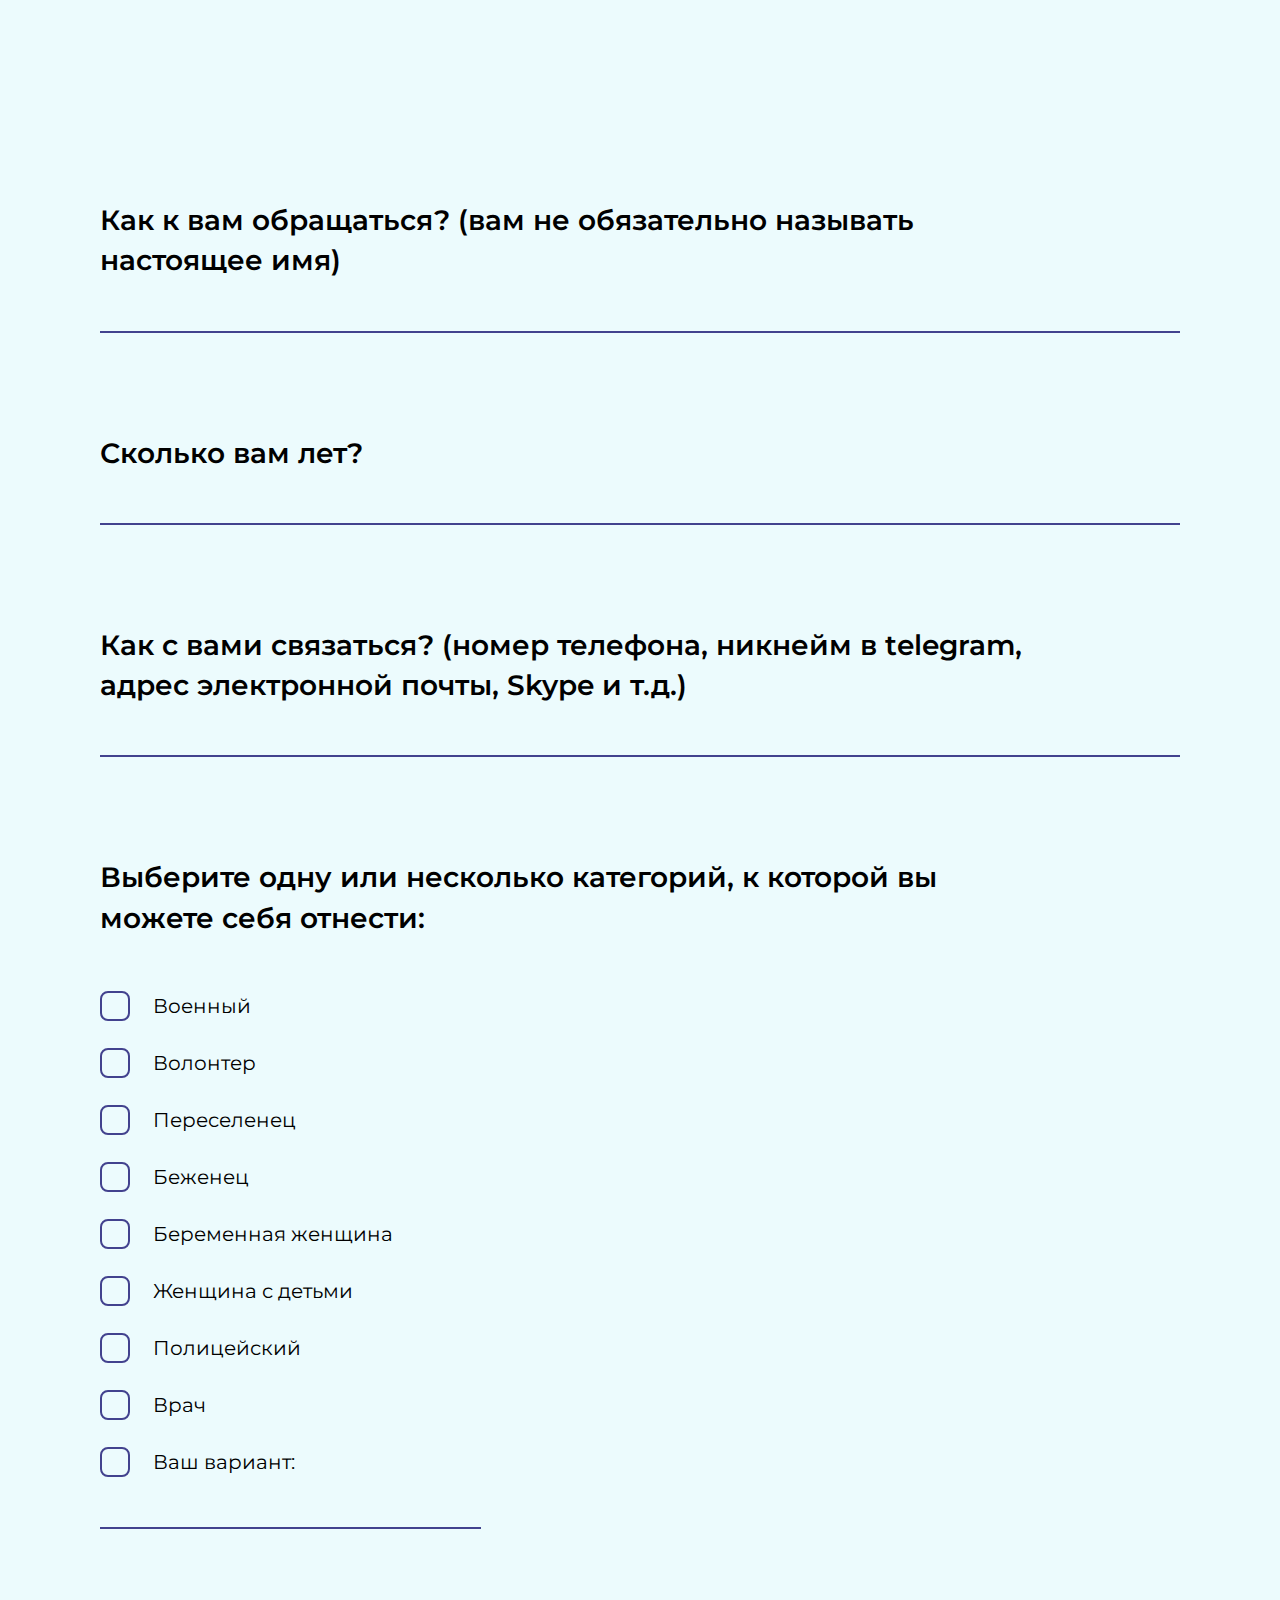
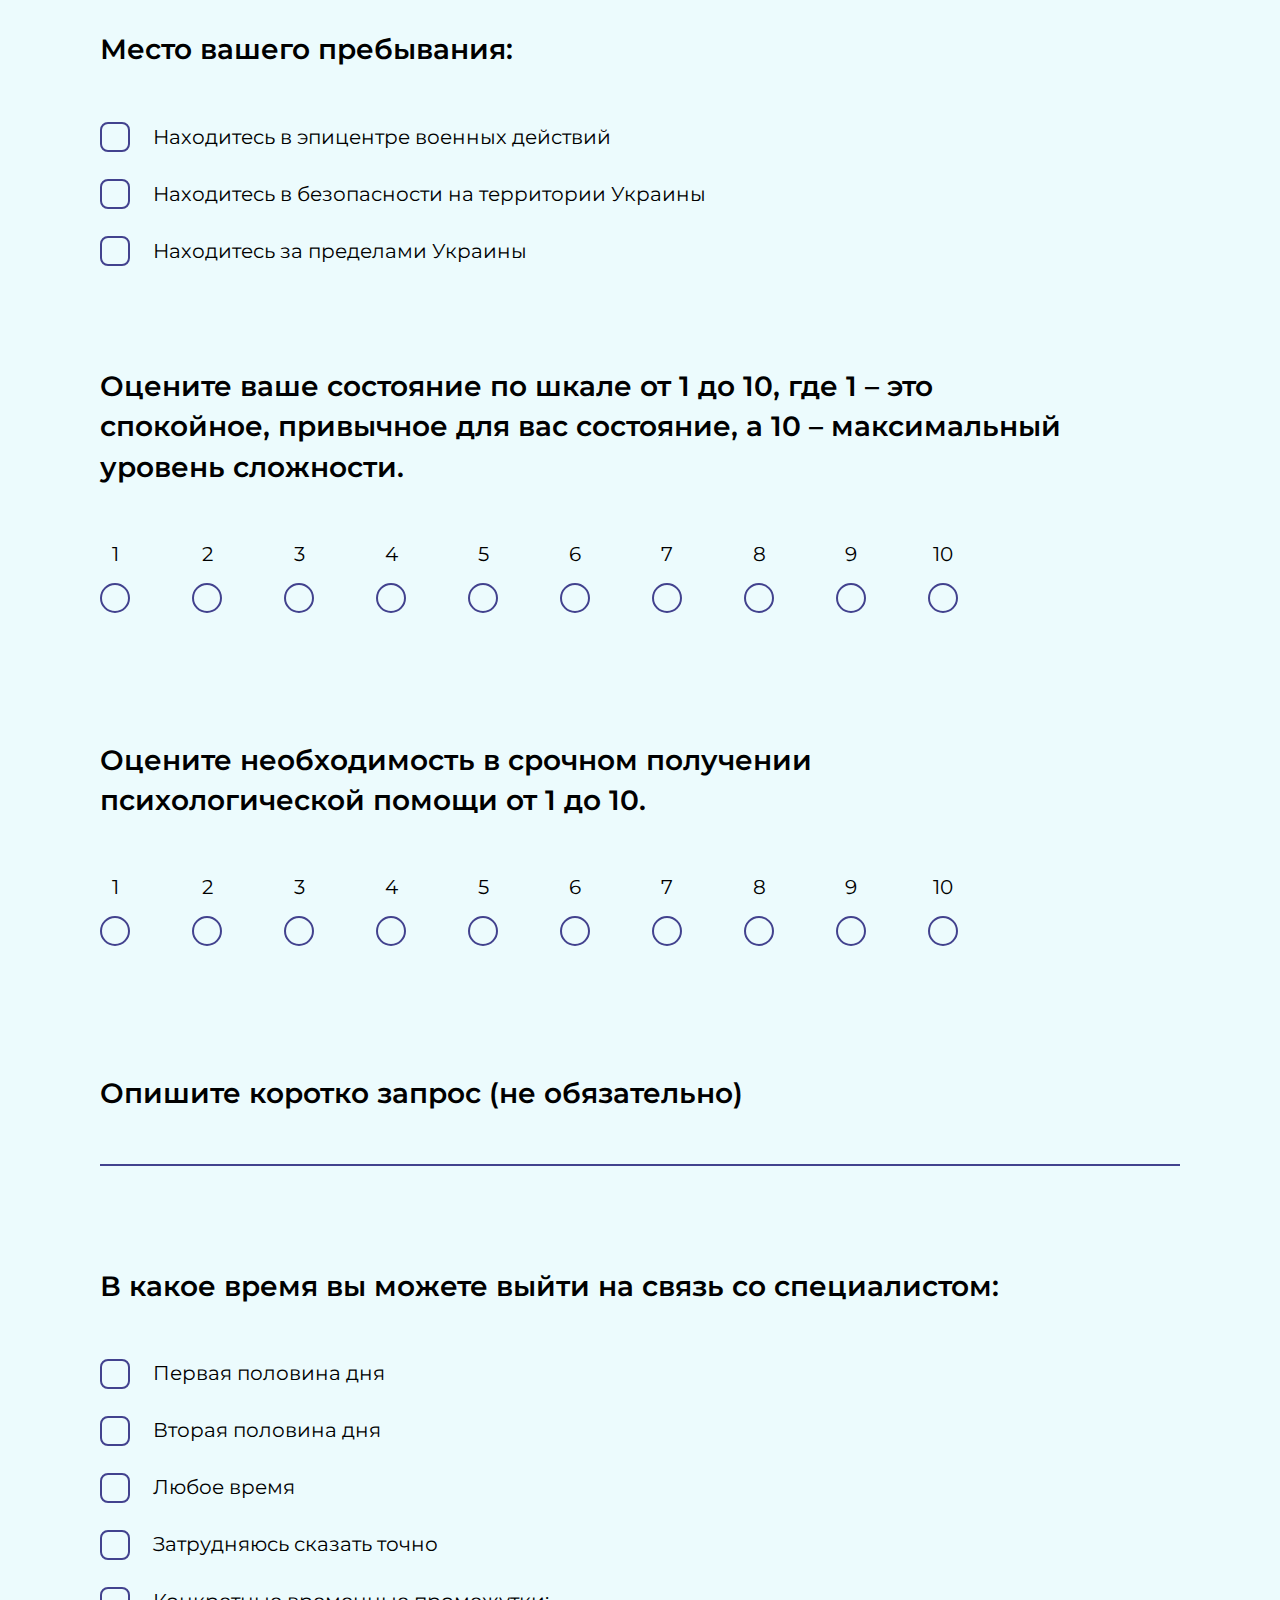
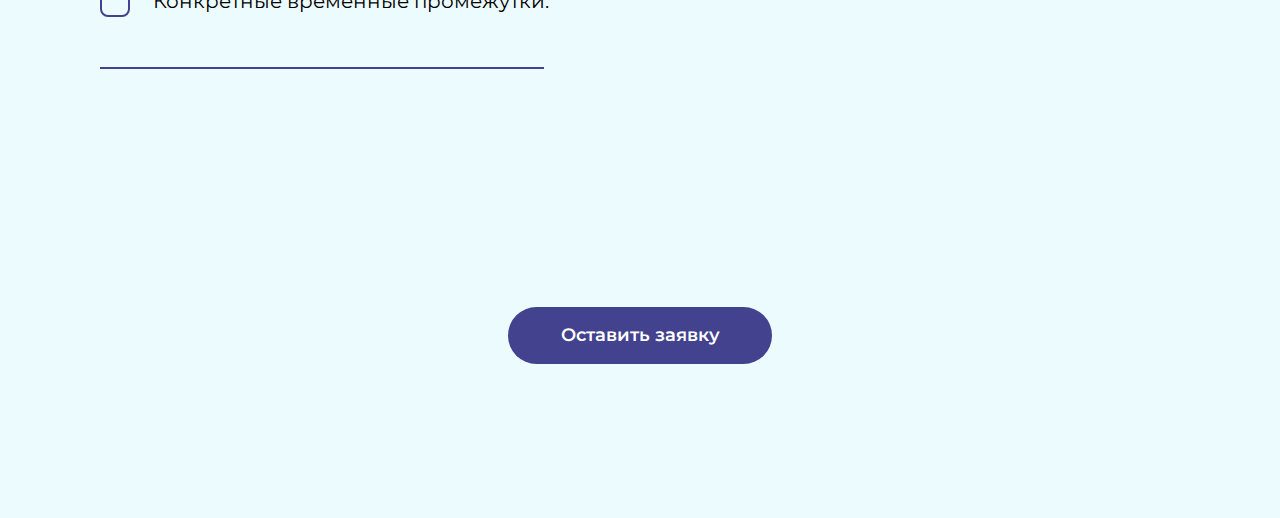
<file: form.html>
<!DOCTYPE html>
<html lang="en">
<head>
  <meta charset="UTF-8">
  <meta http-equiv="X-UA-Compatible" content="IE=edge">
  <meta name="viewport" content="width=device-width, initial-scale=1.0">
  <link rel="stylesheet" href="css/style.css">
  <title>Form</title>
</head>
<body>

  <section class="form__section">
    <div class="form__container">
      <div class="form__content">
        <form action="" class="form g-form" id="g-form">

          <h2 class="question">Как к вам обращаться? (вам не обязательно называть настоящее имя)</h2>
          <div class="input__item">
            <input required id="name" type="text" name="Имя" class="input">
          </div>

          <h2 class="question">Сколько вам лет?</h2>
          <div class="input__item">
            <input required id="age" type="text" name="Возраст" class="input">
          </div>

          <h2 class="question">Как с вами связаться? (номер телефона, никнейм в telegram, адрес электронной почты, Skype и т.д.)</h2>
          <div class="input__item">
            <input required id="communication" type="text" name="Как связаться" class="input">
          </div>

          <h2 class="question question-checkbox">Выберите одну или несколько категорий, к которой вы можете себя отнести:</h2>
          <label for="Military" class="label">
            <input id="Military" type="checkbox" name="Категория" class="checkbox" value="Военный">
            <div class="custom-check-icon"></div>
            <h3 class="label-name">Военный</h3>
          </label>
          <label for="Volunteer" class="label">
            <input id="Volunteer" type="checkbox" name="Категория" class="checkbox" value="Волонтер">
            <div class="custom-check-icon"></div>
            <h3 class="label-name">Волонтер</h3>
          </label>
          <label for="Immigrant" class="label">
            <input id="Immigrant" type="checkbox" name="Категория" class="checkbox" value="Переселенец">
            <div class="custom-check-icon"></div>
            <h3 class="label-name">Переселенец</h3>
          </label>
          <label for="Refugee" class="label">
            <input id="Refugee" type="checkbox" name="Категория" class="checkbox" value="Беженец">
            <div class="custom-check-icon"></div>
            <h3 class="label-name">Беженец</h3>
          </label>
          <label for="Pregnant" class="label">
            <input id="Pregnant" type="checkbox" name="Категория" class="checkbox" value="Беременная женщина">
            <div class="custom-check-icon"></div>
            <h3 class="label-name">Беременная женщина</h3>
          </label>
          <label for="Children" class="label">
            <input id="Children" type="checkbox" name="Категория" class="checkbox" value="Женщина с детьми">
            <div class="custom-check-icon"></div>
            <h3 class="label-name">Женщина с детьми</h3>
          </label>
          <label for="Policeman" class="label">
            <input id="Policeman" type="checkbox" name="Категория" class="checkbox" value="Полицейский">
            <div class="custom-check-icon"></div>
            <h3 class="label-name">Полицейский</h3>
          </label>
          <label for="Doctor" class="label">
            <input id="Doctor" type="checkbox" name="Категория" class="checkbox" value="Врач">
            <div class="custom-check-icon"></div>
            <h3 class="label-name">Врач</h3>
          </label>
          <label for="Variant" class="label label-other">
            <input id="Variant" type="checkbox" name="Категория" class="checkbox" value="Ваш вариант:">
            <div class="input__block">
              <div class="custom-check-icon"></div>
              <h3 class="label-name">Ваш вариант:</h3>
            </div>
            <label for="Variant" class="input__item arbitrary">
              <input type="text" name="Категория" class="input">
            </label>
          </label>

          <h2 class="question question-checkbox">Место вашего пребывания:</h2>
          <label for="Epicenter" class="label">
            <input required id="Epicenter" type="radio" name="Местоположение" class="checkbox" value="Находитесь в эпицентре военных действий">
            <div class="custom-check-icon"></div>
            <h3 class="label-name">Находитесь в эпицентре военных действий</h3>
          </label>
          <label for="Inside" class="label">
            <input required id="Inside" type="radio" name="Местоположение" class="checkbox" value="Находитесь в безопасности на территории Украины">
            <div class="custom-check-icon"></div>
            <h3 class="label-name">Находитесь в безопасности на территории Украины</h3>
          </label>
          <label for="Outside" class="label">
            <input required id="Outside" type="radio" name="Местоположение" class="checkbox" value="Находитесь за пределами Украины">
            <div class="custom-check-icon"></div>
            <h3 class="label-name">Находитесь за пределами Украины</h3>
          </label>

          <h2 class="question question-checkbox question-width">Оцените ваше состояние по шкале от 1 до 10, где 1 – это спокойное, привычное для вас состояние, а 10 – максимальный уровень сложности.</h2>
          <div class="number-radio">
            <label for="1" class="label label-number">
              <h3 class="label-name">1</h3>
              <input required id="1" type="radio" name="Состояние" class="checkbox" value="1">
              <div class="custom-check-icon-2"></div>
            </label>
            <label for="2" class="label label-number">
              <h3 class="label-name">2</h3>
              <input required id="2" type="radio" name="Состояние" class="checkbox" value="2">
              <div class="custom-check-icon-2"></div>
            </label>
            <label for="3" class="label label-number">
              <h3 class="label-name">3</h3>
              <input required id="3" type="radio" name="Состояние" class="checkbox" value="3">
              <div class="custom-check-icon-2"></div>
            </label>
            <label for="4" class="label label-number">
              <h3 class="label-name">4</h3>
              <input required id="4" type="radio" name="Состояние" class="checkbox" value="4">
              <div class="custom-check-icon-2"></div>
            </label>
            <label for="5" class="label label-number">
              <h3 class="label-name">5</h3>
              <input required id="5" type="radio" name="Состояние" class="checkbox" value="5">
              <div class="custom-check-icon-2"></div>
            </label>
            <label for="6" class="label label-number">
              <h3 class="label-name">6</h3>
              <input required id="6" type="radio" name="Состояние" class="checkbox" value="6">
              <div class="custom-check-icon-2"></div>
            </label>
            <label for="7" class="label label-number">
              <h3 class="label-name">7</h3>
              <input required id="7" type="radio" name="Состояние" class="checkbox" value="7">
              <div class="custom-check-icon-2"></div>
            </label>
            <label for="8" class="label label-number">
              <h3 class="label-name">8</h3>
              <input required id="8" type="radio" name="Состояние" class="checkbox" value="8">
              <div class="custom-check-icon-2"></div>
            </label>
            <label for="9" class="label label-number">
              <h3 class="label-name">9</h3>
              <input required id="9" type="radio" name="Состояние" class="checkbox" value="9">
              <div class="custom-check-icon-2"></div>
            </label>
            <label for="10" class="label label-number">
              <h3 class="label-name">10</h3>
              <input required id="10" type="radio" name="Состояние" class="checkbox" value="10">
              <div class="custom-check-icon-2"></div>
            </label>
          </div>

          <h2 class="question question-checkbox">Оцените необходимость в срочном получении психологической помощи от 1 до 10. </h2>
          <div class="number-radio">
            <label for="n1" class="label label-number">
              <h3 class="label-name">1</h3>
              <input required id="n1" type="radio" name="Необходимость в срочном получении психологической помощи" class="checkbox" value="1">
              <div class="custom-check-icon-2"></div>
            </label>
            <label for="n2" class="label label-number">
              <h3 class="label-name">2</h3>
              <input required id="n2" type="radio" name="Необходимость в срочном получении психологической помощи" class="checkbox" value="2">
              <div class="custom-check-icon-2"></div>
            </label>
            <label for="n3" class="label label-number">
              <h3 class="label-name">3</h3>
              <input required id="n3" type="radio" name="Необходимость в срочном получении психологической помощи" class="checkbox" value="3">
              <div class="custom-check-icon-2"></div>
            </label>
            <label for="n4" class="label label-number">
              <h3 class="label-name">4</h3>
              <input required id="n4" type="radio" name="Необходимость в срочном получении психологической помощи" class="checkbox" value="4">
              <div class="custom-check-icon-2"></div>
            </label>
            <label for="n5" class="label label-number">
              <h3 class="label-name">5</h3>
              <input required id="n5" type="radio" name="Необходимость в срочном получении психологической помощи" class="checkbox" value="5">
              <div class="custom-check-icon-2"></div>
            </label>
            <label for="n6" class="label label-number">
              <h3 class="label-name">6</h3>
              <input required id="n6" type="radio" name="Необходимость в срочном получении психологической помощи" class="checkbox" value="6">
              <div class="custom-check-icon-2"></div>
            </label>
            <label for="n7" class="label label-number">
              <h3 class="label-name">7</h3>
              <input required id="n7" type="radio" name="Необходимость в срочном получении психологической помощи" class="checkbox" value="7">
              <div class="custom-check-icon-2"></div>
            </label>
            <label for="n8" class="label label-number">
              <h3 class="label-name">8</h3>
              <input required id="n8" type="radio" name="Необходимость в срочном получении психологической помощи" class="checkbox" value="8">
              <div class="custom-check-icon-2"></div>
            </label>
            <label for="n9" class="label label-number">
              <h3 class="label-name">9</h3>
              <input required id="n9" type="radio" name="Необходимость в срочном получении психологической помощи" class="checkbox" value="9">
              <div class="custom-check-icon-2"></div>
            </label>
            <label for="n10" class="label label-number">
              <h3 class="label-name">10</h3>
              <input required id="n10" type="radio" name="Необходимость в срочном получении психологической помощи" class="checkbox" value="10">
              <div class="custom-check-icon-2"></div>
            </label>
          </div>

          <h2 class="question">Опишите коротко запрос (не обязательно) </h2>
          <div class="input__item">
            <input id="request" type="text" name="Описание запроса" class="input">
          </div>

          <h2 class="question question-checkbox">В какое время вы можете выйти на связь со специалистом:</h2>
          <label for="first" class="label">
            <input required id="first" type="radio" name="Время для связи" class="checkbox" value="Первая половина дня">
            <div class="custom-check-icon"></div>
            <h3 class="label-name">Первая половина дня</h3>
          </label>
          <label for="second" class="label">
            <input required id="second" type="radio" name="Время для связи" class="checkbox" value="Вторая половина дня">
            <div class="custom-check-icon"></div>
            <h3 class="label-name">Вторая половина дня</h3>
          </label>
          <label for="third" class="label">
            <input required id="third" type="radio" name="Время для связи" class="checkbox" value="Любое время">
            <div class="custom-check-icon"></div>
            <h3 class="label-name">Любое время</h3>
          </label>
          <label for="fourth" class="label">
            <input required id="fourth" type="radio" name="Время для связи" class="checkbox" value="Затрудняюсь сказать точно">
            <div class="custom-check-icon"></div>
            <h3 class="label-name">Затрудняюсь сказать точно</h3>
          </label> 
          <label for="fifth" class="label label-other">
            <input required id="fifth" type="radio" name="Время для связи" class="checkbox" value="Конкретные временные промежутки:">
            <div class="input__block">
              <div class="custom-check-icon"></div>
              <h3 class="label-name">Конкретные временные промежутки:</h3>
            </div>
            <label for="fifth" class="input__item other">
              <input type="text" name="Время для связи" class="input">
            </label>
          </label>


          <fieldset class="g-form__input-wrapper g-form__input-wrapper_hidden">
            <label for="honeypot">Помогает бороться со спамом. Должно быть пустым!</label>
            <input id="honeypot" type="text" name="honeypot" value="">
          </fieldset>

          <button class="input__btn btn g-form__button" type="submit">Оставить заявку</button>
        </form>
      </div>
    </div>
  </section>
  

  <script src="https://cdnjs.cloudflare.com/ajax/libs/jquery/3.6.0/jquery.min.js" integrity="sha512-894YE6QWD5I59HgZOGReFYm4dnWc1Qt5NtvYSaNcOP+u1T9qYdvdihz0PPSiiqn/+/3e7Jo4EaG7TubfWGUrMQ==" crossorigin="anonymous" referrerpolicy="no-referrer"></script>
  <script src="js/g-form.js"></script>
</body>
</html>
</file>
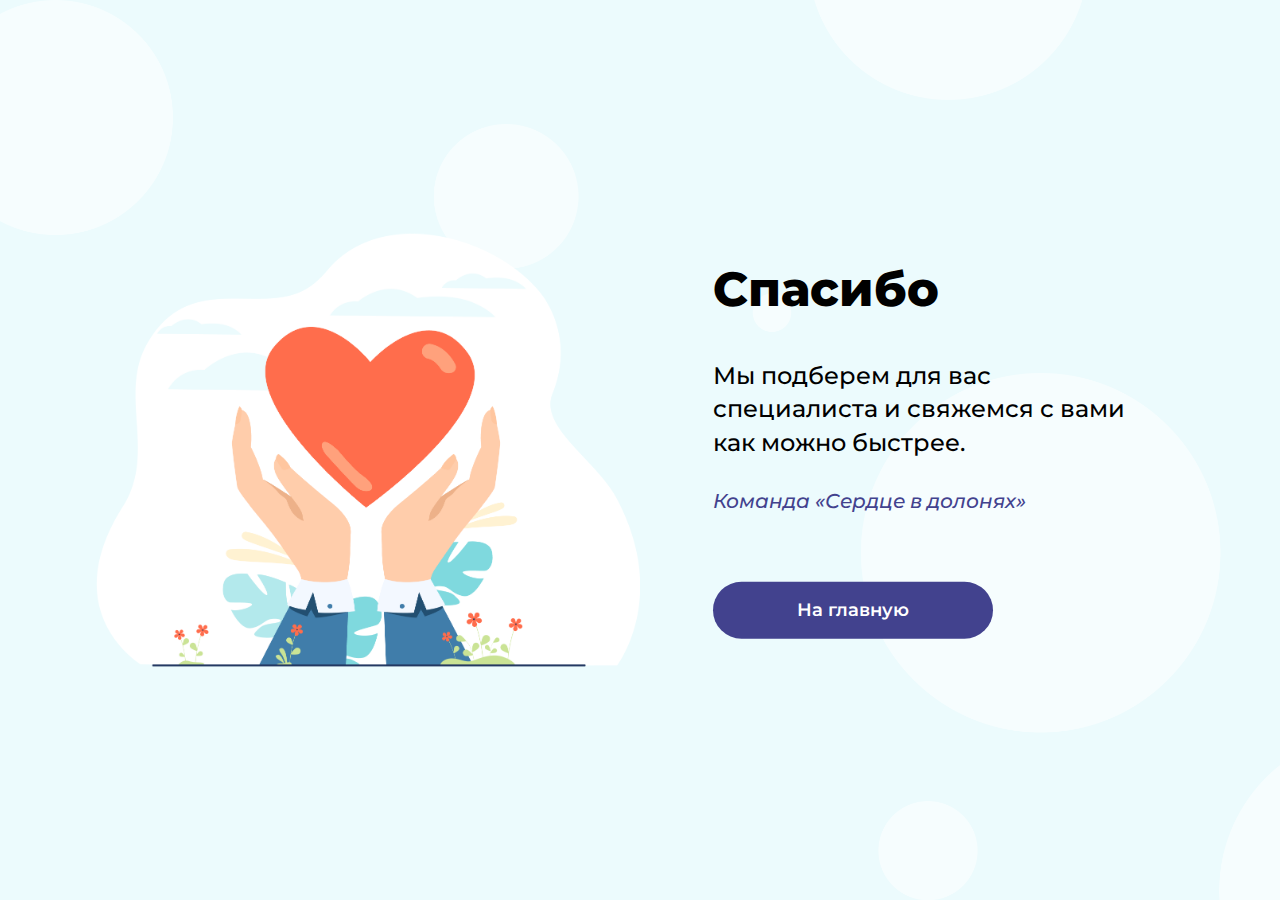
<file: thanks.html>
<!DOCTYPE html>
<html lang="en">
<head>
  <meta charset="UTF-8">
  <meta http-equiv="X-UA-Compatible" content="IE=edge">
  <meta name="viewport" content="width=device-width, initial-scale=1.0">
  <link rel="stylesheet" href="css/style.css">
  <title>Заявка успешно отправлена</title>
</head>
<body>

<section class="thank-you">
  <div class="container">
    <div class="thank-you__content">
      <img src="img/thanks-banner.png" alt="banner" class="thank-you__banner">
      <div class="thank-you__text">
        <h2 class="thank-you__title">Спасибо</h2>
        <h3 class="thank-you__subtitle">Мы подберем для вас<br> специалиста и свяжемся с вами как можно быстрее. </h3>
        <p class="thank-you__team">Команда «Сердце в долонях»</p>
        <a href="/" class="thank-you__btn btn">На главную</a>
      </div>
    </div>
  </div>
</section>
  
</body>
</html>
</file>
<file: css/style.css>
@import url("https://fonts.googleapis.com/css2?family=Montserrat:wght@400;600;700;800&display=swap");
* {
  margin: 0;
  padding: 0;
}

a {
  text-decoration: none;
  color: #ffffff;
}

ul {
  list-style: none;
}

input:focus {
  outline: none;
}

input[type=radio] {
  display: none;
}

body {
  font-family: 'Montserrat', sans-serif;
  font-style: normal;
}

body.lock {
  overflow: hidden;
}

.btn {
  display: -webkit-box;
  display: -ms-flexbox;
  display: flex;
  -webkit-box-pack: center;
      -ms-flex-pack: center;
          justify-content: center;
  -webkit-box-align: center;
      -ms-flex-align: center;
          align-items: center;
  -webkit-box-sizing: border-box;
          box-sizing: border-box;
  background: #42428E;
  font-weight: 600;
  text-align: center;
  color: #FFFFFF;
  border: 0;
  -webkit-transition: all .4s ease-in-out;
  transition: all .4s ease-in-out;
  cursor: pointer;
}

@media (min-width: 767px) {
  .btn:hover {
    border: 1px solid #42428E;
    background: transparent;
    color: #42428E;
    -webkit-transition: all .4s ease-in-out;
    transition: all .4s ease-in-out;
  }
}

.container {
  width: 100%;
  max-width: 1440px;
  padding: 0 20px;
  margin: 0 auto;
  -webkit-box-sizing: border-box;
          box-sizing: border-box;
}

@media (min-width: 767px) {
  .container {
    padding: 0 56px;
  }
}

@media (min-width: 1300px) {
  .container {
    padding: 0 102px;
  }
}

.hero {
  position: relative;
  overflow: hidden;
}

@media (min-width: 767px) {
  .hero {
    position: relative;
    background-image: url("../img/hero-bg.png");
    background-color: #72C9D5;
    background-repeat: no-repeat;
    background-size: cover;
    background-position: center;
    height: 100%;
  }
}

.hero .header {
  background-color: #72C9D5;
  padding-top: 40px;
}

@media (min-width: 767px) {
  .hero .header {
    background: transparent;
  }
}

.hero .header .header__content {
  display: -webkit-box;
  display: -ms-flexbox;
  display: flex;
  -webkit-box-pack: end;
      -ms-flex-pack: end;
          justify-content: flex-end;
}

.hero .header .header__content .header__nav.active {
  right: 0;
  visibility: visible;
  -webkit-transition: all .4s ease-in-out;
  transition: all .4s ease-in-out;
}

@media (max-width: 766px) {
  .hero .header .header__content .header__nav {
    position: absolute;
    top: 0;
    right: -100%;
    margin: auto 0;
    overflow: hidden;
    visibility: hidden;
    width: 100%;
    min-height: 100vh;
    background: #ffffff;
    display: -webkit-box;
    display: -ms-flexbox;
    display: flex;
    -webkit-box-pack: start;
        -ms-flex-pack: start;
            justify-content: flex-start;
    -webkit-box-align: center;
        -ms-flex-align: center;
            align-items: center;
    -webkit-box-orient: vertical;
    -webkit-box-direction: normal;
        -ms-flex-direction: column;
            flex-direction: column;
    padding-top: 59px;
    -webkit-transition: all .4s ease-in-out;
    transition: all .4s ease-in-out;
  }
  .hero .header .header__content .header__nav .menu-item {
    font-weight: 600;
    font-size: 18px;
    line-height: 22px;
    padding: 15px 0;
    color: #42428E;
  }
}

@media (min-width: 767px) {
  .hero .header .header__content .header__nav {
    display: -webkit-box;
    display: -ms-flexbox;
    display: flex;
    -webkit-box-align: center;
        -ms-flex-align: center;
            align-items: center;
  }
}

@media (min-width: 767px) {
  .hero .header .header__content .header__nav .menu-item {
    font-weight: 600;
    font-size: 14px;
    line-height: 17px;
    color: #000000;
    margin: 0 19px;
    -webkit-transition: all .3s ease-in-out;
    transition: all .3s ease-in-out;
  }
  .hero .header .header__content .header__nav .menu-item:hover {
    -webkit-transition: all .3s ease-in-out;
    transition: all .3s ease-in-out;
    color: #42428E;
  }
}

.hero .header .header__content .header__nav .header__btn {
  width: 213px;
  height: 49px;
  border-radius: 50px;
}

@media (max-width: 766px) {
  .hero .header .header__content .header__nav .header__btn {
    position: absolute;
    bottom: 114px;
  }
}

@media (min-width: 767px) {
  .hero .header .header__content .header__nav .header__btn {
    margin: 0;
    margin-left: 42px;
  }
}

.hero .header .header__content .header__burger {
  display: -webkit-box;
  display: -ms-flexbox;
  display: flex;
  -webkit-box-pack: justify;
      -ms-flex-pack: justify;
          justify-content: space-between;
  -webkit-box-align: end;
      -ms-flex-align: end;
          align-items: flex-end;
  -webkit-box-orient: vertical;
  -webkit-box-direction: normal;
      -ms-flex-direction: column;
          flex-direction: column;
  width: 31px;
  height: 18px;
  cursor: pointer;
  z-index: 100;
}

@media (min-width: 767px) {
  .hero .header .header__content .header__burger {
    display: none;
  }
}

.hero .header .header__content .header__burger span {
  width: 100%;
  height: 3px;
  background: #ffffff;
}

.hero .header .header__content .active.header__burger {
  position: relative;
}

.hero .header .header__content .active.header__burger span {
  background: #42428E;
}

.hero .header .header__content .active.header__burger span:first-child {
  position: absolute;
  top: 50%;
  -webkit-transform: translateY(-50%);
          transform: translateY(-50%);
  -webkit-transform: rotate(-45deg);
          transform: rotate(-45deg);
  -webkit-transition: all .4s ease-in-out;
  transition: all .4s ease-in-out;
}

.hero .header .header__content .active.header__burger span:nth-child(2) {
  position: absolute;
  width: 100%;
  top: 50%;
  -webkit-transform: translateY(-50%);
          transform: translateY(-50%);
  -webkit-transform: rotate(45deg);
          transform: rotate(45deg);
  -webkit-transition: all .4s ease-in-out;
  transition: all .4s ease-in-out;
}

.hero .header .header__content .active.header__burger span:last-child {
  opacity: 0;
}

@media (max-width: 767px) {
  .hero .hero__wrapper {
    background-image: url("../img/hero-mob-bg.png");
    background-color: #72C9D5;
    background-repeat: no-repeat;
    background-size: cover;
    height: 100%;
  }
}

.hero .hero__wrapper .hero__content {
  padding-top: 80px;
  display: -webkit-box;
  display: -ms-flexbox;
  display: flex;
  -webkit-box-orient: vertical;
  -webkit-box-direction: reverse;
      -ms-flex-direction: column-reverse;
          flex-direction: column-reverse;
}

@media (min-width: 767px) {
  .hero .hero__wrapper .hero__content {
    padding-top: 162px;
    -webkit-box-orient: horizontal;
    -webkit-box-direction: normal;
        -ms-flex-direction: row;
            flex-direction: row;
    -webkit-box-pack: justify;
        -ms-flex-pack: justify;
            justify-content: space-between;
    -webkit-box-align: end;
        -ms-flex-align: end;
            align-items: flex-end;
  }
}

.hero .hero__wrapper .hero__content .hero__content-img {
  width: 100%;
  max-height: 100%;
  -o-object-fit: contain;
     object-fit: contain;
}

@media (min-width: 767px) {
  .hero .hero__wrapper .hero__content .hero__content-img {
    width: 50%;
  }
}

@media (min-width: 1024px) {
  .hero .hero__wrapper .hero__content .hero__content-img {
    width: 59.3%;
  }
}

.hero .hero__wrapper .hero__content .hero__content-text {
  margin-bottom: 85px;
}

@media (min-width: 767px) {
  .hero .hero__wrapper .hero__content .hero__content-text {
    padding-bottom: 40px;
    max-width: 427px;
    margin-bottom: 0;
    margin-left: 5%;
  }
}

@media (min-width: 1366px) {
  .hero .hero__wrapper .hero__content .hero__content-text {
    padding-bottom: 81px;
  }
}

.hero .hero__wrapper .hero__content .hero__content-text .hero__main-title {
  font-weight: 800;
  font-size: 40px;
  line-height: 121.4%;
  color: #000000;
}

@media (min-width: 1100px) {
  .hero .hero__wrapper .hero__content .hero__content-text .hero__main-title {
    font-size: 58px;
  }
}

.hero .hero__wrapper .hero__content .hero__content-text .hero__main-subtitle {
  font-weight: normal;
  font-size: 14px;
  line-height: 20px;
  color: #000000;
  padding: 21px 0 25px;
}

@media (min-width: 1100px) {
  .hero .hero__wrapper .hero__content .hero__content-text .hero__main-subtitle {
    padding: 23px 0 61px;
  }
}

.hero .hero__wrapper .hero__content .hero__content-text .hero__btn {
  width: 100%;
  height: 57px;
  border-radius: 50px;
}

@media (min-width: 767px) {
  .hero .hero__wrapper .hero__content .hero__content-text .hero__btn {
    width: 280px;
  }
}

.about-us {
  background: #ffffff;
  padding-top: 66px;
  padding-bottom: 57px;
}

@media (min-width: 767px) {
  .about-us {
    padding-top: 84px;
    padding-bottom: 70px;
  }
}

.about-us .about-us__top {
  width: 100%;
  position: relative;
}

@media (min-width: 767px) {
  .about-us .about-us__top {
    width: 265px;
  }
}

@media (min-width: 1100px) {
  .about-us .about-us__top {
    width: 365px;
  }
}

.about-us .about-us__top::after {
  position: absolute;
  content: '';
  right: 0;
  top: 0;
  width: 6px;
  height: 100%;
  background: #42428E;
}

.about-us .about-us__top .about-us__title {
  font-weight: 800;
  font-size: 28px;
  line-height: 121.4%;
  color: #000000;
  max-width: 272px;
}

@media (min-width: 1100px) {
  .about-us .about-us__top .about-us__title {
    max-width: 304px;
    font-size: 40px;
  }
}

.about-us .about-us__content {
  margin-top: 69px;
}

@media (min-width: 767px) {
  .about-us .about-us__content {
    display: -webkit-box;
    display: -ms-flexbox;
    display: flex;
    -webkit-box-pack: justify;
        -ms-flex-pack: justify;
            justify-content: space-between;
    -webkit-box-align: start;
        -ms-flex-align: start;
            align-items: flex-start;
    margin-top: 84px;
  }
}

.about-us .about-us__content .about-us__ava {
  width: 100%;
  max-height: 100%;
  -o-object-fit: cover;
     object-fit: cover;
}

@media (min-width: 767px) {
  .about-us .about-us__content .about-us__ava {
    width: 33.4%;
  }
}

.about-us .about-us__content .about-us__text {
  width: 100%;
  margin-top: 66px;
}

@media (min-width: 767px) {
  .about-us .about-us__content .about-us__text {
    margin-top: 0;
    margin-left: 6%;
  }
}

.about-us .about-us__content .about-us__text .about-us__text-title {
  font-weight: 700;
  font-size: 22px;
  line-height: 129.4%;
  color: #000000;
}

@media (min-width: 1100px) {
  .about-us .about-us__content .about-us__text .about-us__text-title {
    font-size: 30px;
  }
}

.about-us .about-us__content .about-us__text .about-us__text-text {
  font-weight: 400;
  font-size: 14px;
  line-height: 169.9%;
  color: #000000;
  padding-top: 30px;
}

@media (min-width: 1100px) {
  .about-us .about-us__content .about-us__text .about-us__text-text {
    font-size: 16px;
  }
}

.activity {
  background: #CAE395;
  padding-top: 56px;
  padding-bottom: 52px;
}

@media (min-width: 767px) {
  .activity {
    padding-top: 84px;
    padding-bottom: 87px;
  }
}

.activity .activity__top {
  width: 100%;
  position: relative;
}

@media (min-width: 767px) {
  .activity .activity__top {
    width: 265px;
  }
}

@media (min-width: 1100px) {
  .activity .activity__top {
    width: 365px;
  }
}

.activity .activity__top::after {
  position: absolute;
  content: '';
  right: 0;
  top: 0;
  width: 6px;
  height: 100%;
  background: #42428E;
}

.activity .activity__top .activity__title {
  font-weight: 800;
  font-size: 28px;
  line-height: 121.4%;
  color: #000000;
  max-width: 272px;
}

@media (min-width: 1100px) {
  .activity .activity__top .activity__title {
    max-width: 304px;
    font-size: 40px;
  }
}

.activity .activity__content {
  display: -webkit-box;
  display: -ms-flexbox;
  display: flex;
  -webkit-box-orient: vertical;
  -webkit-box-direction: reverse;
      -ms-flex-direction: column-reverse;
          flex-direction: column-reverse;
}

@media (min-width: 767px) {
  .activity .activity__content {
    -webkit-box-orient: horizontal;
    -webkit-box-direction: normal;
        -ms-flex-direction: row;
            flex-direction: row;
    -webkit-box-pack: justify;
        -ms-flex-pack: justify;
            justify-content: space-between;
    -webkit-box-align: center;
        -ms-flex-align: center;
            align-items: center;
  }
}

.activity .activity__content .activity__swiper {
  position: relative;
  margin-top: 31px;
  width: 100%;
  padding-bottom: 64px;
}

@media (min-width: 767px) {
  .activity .activity__content .activity__swiper {
    margin: 0;
    width: 49.6%;
    margin-left: 0;
    padding-bottom: 100px;
  }
}

.activity .activity__content .activity__swiper .arrow-wrapper {
  position: absolute;
  bottom: 12px;
  left: 0;
  width: 100%;
}

.activity .activity__content .activity__swiper .arrow-wrapper .swiper-button-next::after, .activity .activity__content .activity__swiper .arrow-wrapper .swiper-button-prev::after {
  content: '';
}

.activity .activity__content .activity__swiper .arrow-wrapper .swiper-button-prev.swiper-button-disabled, .activity .activity__content .activity__swiper .arrow-wrapper .swiper-button-next.swiper-button-disabled {
  opacity: 1;
}

.activity .activity__content .activity__swiper .arrow-wrapper .swiper-button-prev.swiper-button-disabled svg path, .activity .activity__content .activity__swiper .arrow-wrapper .swiper-button-next.swiper-button-disabled svg path {
  fill: white;
}

.activity .activity__content .activity__swiper .arrow-wrapper .swiper-button-next {
  right: 0;
}

.activity .activity__content .activity__swiper .arrow-wrapper .swiper-button-prev {
  left: 0;
}

.activity .activity__content .activity__swiper .arrow-wrapper .swiper-button-next, .activity .activity__content .activity__swiper .arrow-wrapper .swiper-button-prev {
  width: 61px;
  cursor: pointer;
}

.activity .activity__content .activity__swiper .swiper-slide .activity__text {
  margin-bottom: 30px;
}

.activity .activity__content .activity__swiper .swiper-slide .activity__text .main-title {
  font-weight: bold;
  font-size: 30px;
  line-height: 117.4%;
  color: #000000;
}

@media (min-width: 1100px) {
  .activity .activity__content .activity__swiper .swiper-slide .activity__text .main-title {
    font-size: 48.4167px;
  }
}

.activity .activity__content .activity__swiper .swiper-slide .activity__text .main-subtitle {
  overflow: hidden;
  height: 120px;
  font-weight: normal;
  font-size: 12px;
  line-height: 169.9%;
  color: #000000;
  padding-top: 30px;
}

.activity .activity__content .activity__swiper .swiper-slide .activity__text .main-subtitle.open {
  height: 100%;
}

@media (min-width: 1024px) {
  .activity .activity__content .activity__swiper .swiper-slide .activity__text .main-subtitle {
    height: 82px;
  }
}

@media (min-width: 1100px) {
  .activity .activity__content .activity__swiper .swiper-slide .activity__text .main-subtitle {
    font-size: 16px;
    max-width: 555px;
    height: 105px;
  }
}

.activity .activity__content .activity__swiper .swiper-slide .details {
  -webkit-text-decoration-line: underline;
          text-decoration-line: underline;
  color: #42428E;
  cursor: pointer;
}

.activity .activity__content .activity__banner {
  width: 100%;
  max-height: 100%;
  -o-object-fit: contain;
     object-fit: contain;
}

@media (min-width: 767px) {
  .activity .activity__content .activity__banner {
    width: 45.9%;
  }
}

.specialists {
  padding-top: 75px;
  padding-bottom: 64px;
}

@media (min-width: 767px) {
  .specialists {
    background-image: url("../img/specialist-bg.png");
    background-repeat: no-repeat;
    background-position: bottom;
    background-size: contain;
    padding-top: 99px;
    padding-bottom: 100px;
  }
}

.specialists .specialists__top {
  width: 100%;
  position: relative;
}

@media (min-width: 767px) {
  .specialists .specialists__top {
    width: 265px;
  }
}

@media (min-width: 1100px) {
  .specialists .specialists__top {
    width: 365px;
  }
}

.specialists .specialists__top::after {
  position: absolute;
  content: '';
  right: 0;
  top: 0;
  width: 6px;
  height: 100%;
  background: #42428E;
}

.specialists .specialists__top .specialists__title {
  font-weight: 800;
  font-size: 28px;
  line-height: 121.4%;
  color: #000000;
  max-width: 272px;
}

@media (min-width: 1100px) {
  .specialists .specialists__top .specialists__title {
    max-width: 304px;
    font-size: 40px;
  }
}

.specialists .specialists__content {
  padding-top: 70px;
  display: -ms-grid;
  display: grid;
  gap: 60px;
  -ms-grid-columns: 1fr;
      grid-template-columns: 1fr;
}

@media (min-width: 767px) {
  .specialists .specialists__content {
    padding-top: 99px;
    -ms-grid-columns: 1fr 1fr;
        grid-template-columns: 1fr 1fr;
  }
}

@media (min-width: 1200px) {
  .specialists .specialists__content {
    gap: 70px;
    -ms-grid-columns: 1fr 1fr 1fr;
        grid-template-columns: 1fr 1fr 1fr;
  }
}

.specialists .specialists__content .specialists__item .specialists__ava {
  width: 100%;
  max-height: 100%;
  -o-object-fit: cover;
     object-fit: cover;
}

.specialists .specialists__content .specialists__item .specialists__name {
  font-weight: bold;
  font-size: 23px;
  line-height: 121.4%;
  text-align: center;
  color: #42428E;
  padding: 21px 0;
}

.specialists .specialists__content .specialists__item .specialists__name.open {
  font-weight: bold;
  font-size: 22.0274px;
  line-height: 121.4%;
  text-align: center;
  color: #42428E;
  margin-top: 9px;
  padding-bottom: 10px;
}

@media (min-width: 1100px) {
  .specialists .specialists__content .specialists__item .specialists__name {
    font-size: 24px;
    padding: 24px 0;
  }
}

.specialists .specialists__content .specialists__item .specialists__btn {
  width: 196px;
  height: 45px;
  border-radius: 50px;
  font-size: 16.5205px;
  line-height: 20px;
  margin: 0 auto;
}

.specialists .specialists__content .specialists__item .specialists__btn.open {
  display: none;
}

@media (min-width: 1100px) {
  .specialists .specialists__content .specialists__item .specialists__btn {
    width: 213px;
    height: 54px;
    font-size: 18px;
    line-height: 22px;
  }
}

.specialists .specialists__content .specialists__item .additional {
  max-height: 0;
  overflow: hidden;
  -webkit-transition: all .4s ease-in-out;
  transition: all .4s ease-in-out;
}

.specialists .specialists__content .specialists__item .additional .name {
  font-weight: bold;
  font-size: 22.0274px;
  line-height: 121.4%;
  text-align: center;
  color: #42428E;
  margin-top: 9px;
  padding-bottom: 10px;
}

.specialists .specialists__content .specialists__item .additional .profession {
  font-weight: 600;
  font-size: 14.6849px;
  line-height: 126.9%;
  text-align: center;
  color: #42428E;
  padding-bottom: 10px;
}

.specialists .specialists__content .specialists__item .additional .experience {
  font-style: italic;
  font-weight: normal;
  font-size: 12.8493px;
  line-height: 126.9%;
  text-align: center;
  color: #000000;
  margin-bottom: 23px;
}

.specialists .specialists__content .specialists__item .additional .title {
  font-weight: 600;
  font-size: 16.5205px;
  line-height: 144.9%;
  color: #000000;
}

.specialists .specialists__content .specialists__item .additional .text {
  margin-top: 13px;
  padding-bottom: 13px;
  font-weight: normal;
  font-size: 12.8493px;
  line-height: 144.9%;
  color: #000000;
}

.specialists .specialists__content .specialists__item .additional .arrow {
  display: block;
  margin: 0 auto;
  margin-top: 8px;
}

.specialists .specialists__content .specialists__item .additional .button {
  width: 230px;
  height: 51px;
  border-radius: 45px;
  font-size: 18px;
  line-height: 22px;
  margin: 0 auto;
  margin-top: 22px;
}

.form-section {
  background-image: url("../img/form-mob-bg.png");
  background-position: center;
  background-size: contain;
  background-repeat: no-repeat;
  background-color: #ECFBFD;
  padding-top: 66px;
  padding-bottom: 45px;
}

@media (min-width: 767px) {
  .form-section {
    background-image: url("../img/form-bg.png");
    background-position: top;
    padding-top: 69px;
  }
}

@media (min-width: 1200px) {
  .form-section {
    padding-bottom: 74px;
  }
}

@media (min-width: 1440px) {
  .form-section {
    background-size: cover;
  }
}

.form-section .form__content .form__main-title {
  font-weight: bold;
  font-size: 30px;
  line-height: 117.4%;
  color: #000000;
}

@media (min-width: 1100px) {
  .form-section .form__content .form__main-title {
    font-size: 48.4167px;
  }
}

.form-section .form__content .form__main-subtitle {
  font-weight: normal;
  font-size: 14px;
  line-height: 169.9%;
  color: #000000;
  padding-top: 22px;
}

@media (min-width: 1100px) {
  .form-section .form__content .form__main-subtitle {
    max-width: 1096px;
    font-size: 16px;
  }
}

.form-section .form__wrapper {
  margin-top: 45px;
}

@media (min-width: 767px) {
  .form-section .form__wrapper {
    display: -webkit-box;
    display: -ms-flexbox;
    display: flex;
    -webkit-box-pack: justify;
        -ms-flex-pack: justify;
            justify-content: space-between;
    -webkit-box-align: center;
        -ms-flex-align: center;
            align-items: center;
  }
}

@media (min-width: 1200px) {
  .form-section .form__wrapper {
    margin-top: 78px;
  }
}

.form-section .form__wrapper .form__wrapper-img {
  display: none;
}

@media (min-width: 767px) {
  .form-section .form__wrapper .form__wrapper-img {
    display: block;
    width: 54.5%;
    max-height: 100%;
    -o-object-fit: cover;
       object-fit: cover;
  }
}

.form-section .form__wrapper .main-form {
  width: 100%;
}

@media (min-width: 767px) {
  .form-section .form__wrapper .main-form {
    width: 36%;
  }
}

.form-section .form__wrapper .main-form .form .g-form__title_respond {
  font-weight: bold;
  font-size: 26px;
  line-height: 100%;
  text-align: center;
}

.form-section .form__wrapper .main-form .form .g-form__input-wrapper_hidden {
  display: none;
}

.form-section .form__wrapper .main-form .form .input {
  display: -webkit-box;
  display: -ms-flexbox;
  display: flex;
  -webkit-box-pack: start;
      -ms-flex-pack: start;
          justify-content: flex-start;
  -webkit-box-align: center;
      -ms-flex-align: center;
          align-items: center;
  width: 100%;
  height: 61px;
  padding: 20px 22px;
  -webkit-box-sizing: border-box;
          box-sizing: border-box;
  border: none;
  border-radius: 50px;
  margin-bottom: 28px;
  outline: none;
  font-family: 'Montserrat', sans-serif;
  font-weight: normal;
  font-size: 18px;
  line-height: 22px;
  background: #FFFFFF;
  color: #000000;
}

.form-section .form__wrapper .main-form .form .input::-webkit-input-placeholder {
  font-family: 'Montserrat', sans-serif;
  font-style: normal;
  font-weight: normal;
  font-size: 18px;
  line-height: 22px;
  color: #A8A8A8;
}

.form-section .form__wrapper .main-form .form .input:-ms-input-placeholder {
  font-family: 'Montserrat', sans-serif;
  font-style: normal;
  font-weight: normal;
  font-size: 18px;
  line-height: 22px;
  color: #A8A8A8;
}

.form-section .form__wrapper .main-form .form .input::-ms-input-placeholder {
  font-family: 'Montserrat', sans-serif;
  font-style: normal;
  font-weight: normal;
  font-size: 18px;
  line-height: 22px;
  color: #A8A8A8;
}

.form-section .form__wrapper .main-form .form .input::placeholder {
  font-family: 'Montserrat', sans-serif;
  font-style: normal;
  font-weight: normal;
  font-size: 18px;
  line-height: 22px;
  color: #A8A8A8;
}

.form-section .form__wrapper .main-form .form .input__tel-wrapper {
  position: relative;
  margin-bottom: 51px;
}

.form-section .form__wrapper .main-form .form .input__tel-wrapper .tel {
  position: absolute;
  top: 50%;
  left: 22px;
  -webkit-transform: translate(0, -50%);
          transform: translate(0, -50%);
  font-family: 'Montserrat', sans-serif;
  font-weight: normal;
  font-size: 18px;
  line-height: 22px;
  color: #000000;
  pointer-events: none;
}

.form-section .form__wrapper .main-form .form .input__tel-wrapper .input__tel {
  padding-left: 69px;
}

.form-section .form__wrapper .main-form .form .input__btn {
  width: 100%;
  height: 57px;
  font-family: 'Montserrat', sans-serif;
  font-weight: 600;
  font-size: 18px;
  line-height: 22px;
  outline: 0;
  border-radius: 50px;
}

@media (min-width: 767px) {
  .form-section .form__wrapper .main-form .form .input__btn {
    width: 264px;
    margin: 0 auto;
  }
}

.form-section .form__wrapper .main-form .form .form__policy-agree {
  font-weight: normal;
  font-size: 12px;
  line-height: 129.69%;
  text-align: center;
  color: #A8A8A8;
  padding-top: 19px;
  max-width: 228px;
  margin: 0 auto;
}

.form-section .form__wrapper .main-form .form .form__policy-agree a {
  text-decoration: underline;
  color: #A8A8A8;
}

.footer {
  background: #42428E;
}

.footer .footer__content {
  padding: 20px 0;
  display: -webkit-box;
  display: -ms-flexbox;
  display: flex;
  -webkit-box-orient: vertical;
  -webkit-box-direction: normal;
      -ms-flex-direction: column;
          flex-direction: column;
  -webkit-box-align: center;
      -ms-flex-align: center;
          align-items: center;
}

@media (min-width: 767px) {
  .footer .footer__content {
    padding: 35px 0 32px;
    -webkit-box-orient: horizontal;
    -webkit-box-direction: normal;
        -ms-flex-direction: row;
            flex-direction: row;
    -webkit-box-pack: center;
        -ms-flex-pack: center;
            justify-content: center;
  }
}

.footer .footer__content .footer-item {
  font-weight: 600;
  font-size: 18px;
  line-height: 22px;
  color: #FFFFFF;
  padding-bottom: 9px;
}

@media (min-width: 767px) {
  .footer .footer__content .footer-item {
    padding-bottom: 0px;
    margin: 0 18px;
  }
}

.footer .footer__content .footer-item:last-child {
  padding-bottom: 0;
}

.modal {
  display: none;
  position: fixed;
  width: 81%;
  height: 87%;
  top: 50%;
  left: 50%;
  -webkit-transform: translate(-50%, -50%);
          transform: translate(-50%, -50%);
  background: #FFFFFF;
  padding: 40px 40px;
  z-index: 100;
  overflow: auto;
}

@media (min-width: 767px) {
  .modal.active {
    display: block;
  }
}

.modal .modal__close {
  position: absolute;
  top: 28px;
  right: 33px;
  width: 15px;
  height: 15px;
  cursor: pointer;
}

.modal .modal__content {
  display: -webkit-box;
  display: -ms-flexbox;
  display: flex;
  -webkit-box-pack: justify;
      -ms-flex-pack: justify;
          justify-content: space-between;
  -webkit-box-align: start;
      -ms-flex-align: start;
          align-items: flex-start;
}

.modal .modal__content .modal__content-main {
  width: 31%;
}

.modal .modal__content .modal__content-main .ava {
  width: 100%;
  max-height: 100%;
  -o-object-fit: cover;
     object-fit: cover;
}

.modal .modal__content .modal__content-main .name {
  font-weight: bold;
  font-size: 24px;
  line-height: 121.4%;
  text-align: center;
  color: #42428E;
  padding: 24px 0 11px;
}

.modal .modal__content .modal__content-main .profession {
  font-weight: 600;
  font-size: 16px;
  line-height: 126.9%;
  text-align: center;
  color: #42428E;
  padding-bottom: 11px;
}

.modal .modal__content .modal__content-main .experience {
  font-style: italic;
  font-weight: normal;
  font-size: 14px;
  line-height: 126.9%;
  text-align: center;
  color: #000000;
}

.modal .modal__content .modal__content-main .button {
  width: 80%;
  height: 66px;
  font-size: 18px;
  line-height: 22px;
  margin: 0 auto;
  border-radius: 50px;
  margin-top: 45px;
}

.modal .modal__content .modal__content-education, .modal .modal__content .modal__content-more {
  width: 31%;
}

.modal .modal__content .modal__content-education .title, .modal .modal__content .modal__content-more .title {
  font-weight: 600;
  font-size: 18px;
  line-height: 144.9%;
  color: #000000;
}

.modal .modal__content .modal__content-education .text, .modal .modal__content .modal__content-more .text {
  font-weight: normal;
  font-size: 12px;
  line-height: 144.9%;
  color: #000000;
  margin-top: 15px;
}

.modal .modal__content .modal__content-more {
  width: 31%;
}

.overlay {
  display: none;
  position: fixed;
  top: 0;
  left: 0;
  width: 100%;
  height: 100%;
  background: #C4C4C4;
  mix-blend-mode: multiply;
}

@media (min-width: 767px) {
  .overlay.active {
    display: block;
  }
}

.form__section {
  background: #ECFBFD;
}

.form__section .form__container {
  width: 100%;
  max-width: 1440px;
  padding: 0 20px;
  margin: 0 auto;
  -webkit-box-sizing: border-box;
          box-sizing: border-box;
}

@media (min-width: 767px) {
  .form__section .form__container {
    padding: 0 56px;
  }
}

@media (min-width: 1024px) {
  .form__section .form__container {
    padding: 0 100px;
  }
}

@media (min-width: 1300px) {
  .form__section .form__container {
    padding: 0 223px;
  }
}

.form__section .form__content {
  padding-top: 83px;
  padding-bottom: 154px;
}

@media (min-width: 767px) {
  .form__section .form__content {
    padding-top: 140px;
  }
}

@media (min-width: 1200px) {
  .form__section .form__content {
    padding-top: 200px;
  }
}

.form__section .form__content .form .g-form__title_respond {
  font-weight: bold;
  font-size: 26px;
  line-height: 100%;
  text-align: center;
}

.form__section .form__content .form .g-form__input-wrapper_hidden {
  display: none;
}

.form__section .form__content .form .input__item {
  display: -webkit-box;
  display: -ms-flexbox;
  display: flex;
  -webkit-box-orient: vertical;
  -webkit-box-direction: normal;
      -ms-flex-direction: column;
          flex-direction: column;
  margin-bottom: 100px;
}

.form__section .form__content .form .input__item.arbitrary input, .form__section .form__content .form .input__item.other input {
  pointer-events: none;
}

.form__section .form__content .form .input__item.arbitrary {
  width: 100%;
}

@media (min-width: 767px) {
  .form__section .form__content .form .input__item.arbitrary {
    width: 381px;
  }
}

.form__section .form__content .form .input__item.other {
  width: 100%;
}

@media (min-width: 767px) {
  .form__section .form__content .form .input__item.other {
    width: 444px;
  }
}

.form__section .form__content .form .input__item .input__item-checkbox {
  -webkit-box-orient: horizontal;
  -webkit-box-direction: normal;
      -ms-flex-direction: row;
          flex-direction: row;
  margin-top: 53px;
  padding-bottom: 27px;
}

.form__section .form__content .form .question {
  font-weight: 600;
  font-size: 20px;
  line-height: 144.9%;
  color: #000000;
}

@media (min-width: 1024px) {
  .form__section .form__content .form .question {
    font-size: 28px;
    max-width: 954px;
  }
}

.form__section .form__content .form .question.question-checkbox {
  margin-bottom: 53px;
}

.form__section .form__content .form .question.question-width {
  margin-top: 100px;
  max-width: 994px;
}

.form__section .form__content .form .label {
  display: -webkit-box;
  display: -ms-flexbox;
  display: flex;
  -webkit-box-align: center;
      -ms-flex-align: center;
          align-items: center;
  margin-bottom: 27px;
  cursor: pointer;
}

.form__section .form__content .form .label.label-other {
  margin-bottom: 0;
  -webkit-box-align: start;
      -ms-flex-align: start;
          align-items: flex-start;
  -webkit-box-orient: vertical;
  -webkit-box-direction: normal;
      -ms-flex-direction: column;
          flex-direction: column;
}

.form__section .form__content .form .label.label-other .input__block {
  display: -webkit-box;
  display: -ms-flexbox;
  display: flex;
  -webkit-box-align: center;
      -ms-flex-align: center;
          align-items: center;
  width: -webkit-fill-available;
}

.form__section .form__content .form .label.label-other input:checked ~ .arbitrary input, .form__section .form__content .form .label.label-other input:checked ~ .other input {
  pointer-events: all;
}

.form__section .form__content .form .label input:checked ~ .custom-check-icon::before, .form__section .form__content .form .label input:checked ~ .custom-check-icon-2::before {
  display: block;
}

.form__section .form__content .form .label input:checked ~ .input__block .custom-check-icon::before {
  display: block;
}

.form__section .form__content .form .label .custom-check-icon {
  position: relative;
  width: 26px;
  height: 26px;
  border: 2px solid #42428E;
  border-radius: 8px;
}

.form__section .form__content .form .label .custom-check-icon::before {
  content: "";
  background-image: url("../img/icon.png");
  background-size: cover;
  position: absolute;
  display: none;
  width: 29px;
  height: 29px;
  top: 50%;
  left: 50%;
  -webkit-transform: translate(-50%, -50%);
          transform: translate(-50%, -50%);
}

.form__section .form__content .form .label .label-name {
  font-family: 'Montserrat';
  font-style: normal;
  font-weight: 400;
  font-size: 16px;
  line-height: 144.9%;
  color: #000000;
  margin-left: 23px;
  width: 84%;
}

@media (min-width: 1024px) {
  .form__section .form__content .form .label .label-name {
    font-size: 20px;
  }
}

.form__section .form__content .form .number-radio {
  display: -webkit-box;
  display: -ms-flexbox;
  display: flex;
  -webkit-box-align: center;
      -ms-flex-align: center;
          align-items: center;
  -webkit-box-pack: start;
      -ms-flex-pack: start;
          justify-content: flex-start;
  -ms-flex-wrap: wrap;
      flex-wrap: wrap;
  gap: 71px;
  margin-bottom: 100px;
}

@media (min-width: 1024px) {
  .form__section .form__content .form .number-radio {
    gap: 62px;
  }
}

.form__section .form__content .form .number-radio .label-number {
  -webkit-box-orient: vertical;
  -webkit-box-direction: normal;
      -ms-flex-direction: column;
          flex-direction: column;
}

.form__section .form__content .form .number-radio .label-number .label-name {
  margin: 0;
  margin-bottom: 10px;
  width: auto;
}

@media (min-width: 1024px) {
  .form__section .form__content .form .number-radio .label-number .label-name {
    margin-bottom: 14px;
  }
}

.form__section .form__content .form .number-radio .label-number .custom-check-icon-2 {
  position: relative;
  width: 30px;
  height: 30px;
  -webkit-box-sizing: border-box;
          box-sizing: border-box;
  border: 2px solid #42428E;
  border-radius: 50px;
}

.form__section .form__content .form .number-radio .label-number .custom-check-icon-2::before {
  content: "";
  position: absolute;
  display: none;
  width: 20px;
  height: 20px;
  top: 50%;
  left: 50%;
  -webkit-transform: translate(-50%, -50%);
          transform: translate(-50%, -50%);
  background: #42428E;
  border-radius: 50px;
}

.form__section .form__content .form .input {
  border: none;
  background: transparent;
  padding-bottom: 12px;
  margin-top: 12px;
  font-family: 'Montserrat';
  font-style: normal;
  font-weight: 500;
  font-size: 18px;
  line-height: 144.9%;
  color: #42428E;
  border-bottom: 2px solid #42428E;
}

.form__section .form__content .form input[type=checkbox] {
  display: none;
}

.form__section .form__content .form .input__btn {
  width: 100%;
  height: 57px;
  font-family: 'Montserrat', sans-serif;
  font-weight: 600;
  font-size: 18px;
  line-height: 22px;
  outline: 0;
  border-radius: 50px;
  margin-top: 100px;
}

@media (min-width: 767px) {
  .form__section .form__content .form .input__btn {
    width: 264px;
    margin: 0 auto;
  }
}

@media (min-width: 1024px) {
  .form__section .form__content .form .input__btn {
    margin-top: 138px;
  }
}

.thank-you {
  position: relative;
  background-image: url("../img/thank-bg.png");
  background-position: top;
  background-repeat: no-repeat;
  background-size: contain;
  background-color: #ECFBFD;
  width: 100vw;
  height: 100vh;
}

@media (min-width: 767px) {
  .thank-you {
    background-size: cover;
  }
}

.thank-you .thank-you__content {
  height: 100vh;
  display: -webkit-box;
  display: -ms-flexbox;
  display: flex;
  -webkit-box-pack: center;
      -ms-flex-pack: center;
          justify-content: center;
  -webkit-box-align: center;
      -ms-flex-align: center;
          align-items: center;
  -webkit-box-orient: vertical;
  -webkit-box-direction: normal;
      -ms-flex-direction: column;
          flex-direction: column;
}

@media (min-width: 767px) {
  .thank-you .thank-you__content {
    width: 85%;
    height: auto;
    position: absolute;
    top: 50%;
    left: 50%;
    -webkit-transform: translate(-50%, -50%);
            transform: translate(-50%, -50%);
    display: -webkit-box;
    display: -ms-flexbox;
    display: flex;
    -webkit-box-pack: justify;
        -ms-flex-pack: justify;
            justify-content: space-between;
    -webkit-box-orient: horizontal;
    -webkit-box-direction: normal;
        -ms-flex-direction: row;
            flex-direction: row;
  }
}

.thank-you .thank-you__content .thank-you__banner {
  width: 100%;
  max-height: 100%;
  -o-object-fit: cover;
     object-fit: cover;
}

@media (min-width: 767px) {
  .thank-you .thank-you__content .thank-you__banner {
    width: 50%;
  }
}

.thank-you .thank-you__content .thank-you__text {
  margin-top: 42px;
  width: 100%;
}

@media (min-width: 767px) {
  .thank-you .thank-you__content .thank-you__text {
    margin-top: 0;
    width: 50%;
    margin-left: 30px;
  }
}

@media (min-width: 1024px) {
  .thank-you .thank-you__content .thank-you__text {
    margin-left: 50px;
  }
}

@media (min-width: 1200px) {
  .thank-you .thank-you__content .thank-you__text {
    margin-left: 73px;
  }
}

.thank-you .thank-you__content .thank-you__text .thank-you__title {
  font-weight: 800;
  font-size: 32px;
  line-height: 115.9%;
  text-align: center;
  color: #000000;
}

@media (min-width: 767px) {
  .thank-you .thank-you__content .thank-you__text .thank-you__title {
    text-align: left;
  }
}

@media (min-width: 1024px) {
  .thank-you .thank-you__content .thank-you__text .thank-you__title {
    font-size: 42px;
  }
}

@media (min-width: 1200px) {
  .thank-you .thank-you__content .thank-you__text .thank-you__title {
    font-size: 48px;
  }
}

.thank-you .thank-you__content .thank-you__text .thank-you__subtitle {
  font-weight: 500;
  font-size: 18px;
  line-height: 139.9%;
  text-align: center;
  color: #000000;
  padding: 21px 0 17px;
}

@media (min-width: 767px) {
  .thank-you .thank-you__content .thank-you__text .thank-you__subtitle {
    text-align: left;
    max-width: 447px;
  }
}

@media (min-width: 1024px) {
  .thank-you .thank-you__content .thank-you__text .thank-you__subtitle {
    font-size: 22px;
  }
}

@media (min-width: 1200px) {
  .thank-you .thank-you__content .thank-you__text .thank-you__subtitle {
    font-size: 24px;
    padding: 42px 0 29px;
  }
}

.thank-you .thank-you__content .thank-you__text .thank-you__team {
  font-style: italic;
  font-weight: 500;
  font-size: 16px;
  line-height: 139.9%;
  text-align: center;
  color: #42428E;
  padding-bottom: 55px;
}

@media (min-width: 767px) {
  .thank-you .thank-you__content .thank-you__text .thank-you__team {
    text-align: left;
  }
}

@media (min-width: 1024px) {
  .thank-you .thank-you__content .thank-you__text .thank-you__team {
    font-size: 20px;
    padding-bottom: 66px;
  }
}

.thank-you .thank-you__content .thank-you__text .thank-you__btn {
  width: 280px;
  height: 57px;
  border-radius: 50px;
  font-size: 18px;
  line-height: 22px;
  margin: 0 auto;
}

@media (min-width: 767px) {
  .thank-you .thank-you__content .thank-you__text .thank-you__btn {
    margin-left: 0;
  }
}
/*# sourceMappingURL=style.css.map */
</file>
